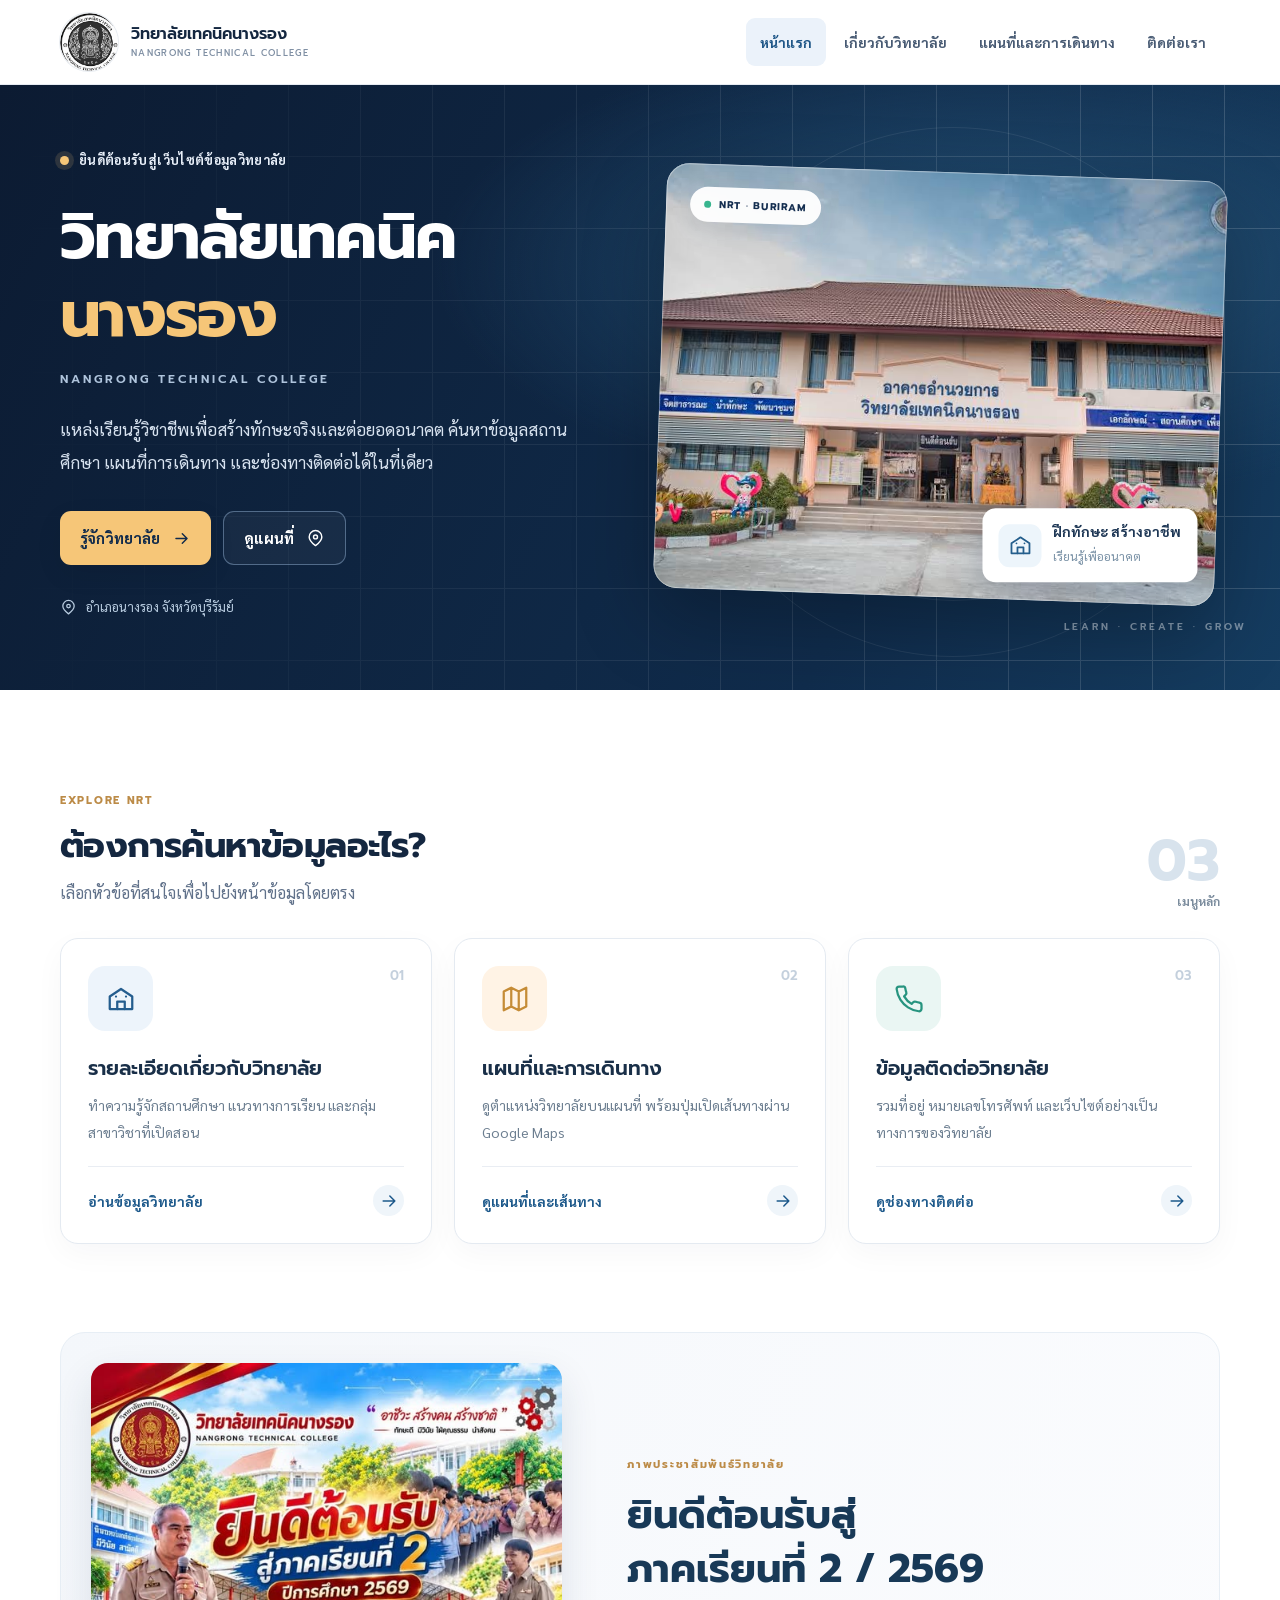
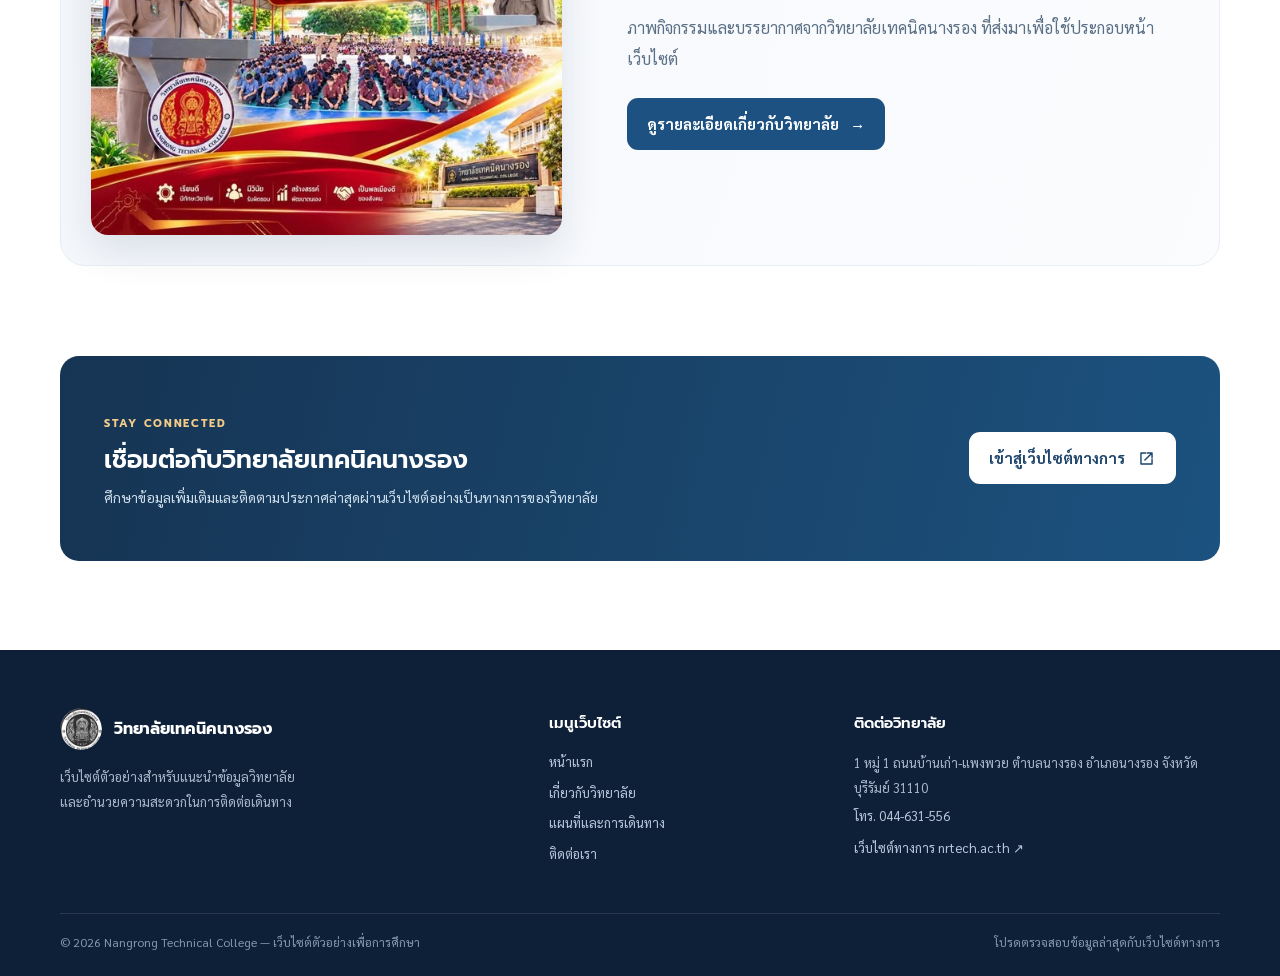
<file: index.html>
<!DOCTYPE html>
<html lang="th"><head>
<meta charset="utf-8"><meta name="viewport" content="width=device-width,initial-scale=1">
<meta name="theme-color" content="#101e36"><meta name="description" content="เว็บไซต์แนะนำวิทยาลัยเทคนิคนางรอง พร้อมข้อมูลสถานศึกษา แผนที่และการติดต่อ">
<title>หน้าแรก | วิทยาลัยเทคนิคนางรอง</title>
<link rel="icon" href="favicon.svg" type="image/svg+xml">
<link rel="preconnect" href="https://fonts.googleapis.com"><link rel="preconnect" href="https://fonts.gstatic.com" crossorigin>
<link href="https://fonts.googleapis.com/css2?family=Prompt:wght@400;500;600;700;800&family=Sarabun:wght@400;500;600;700&display=swap" rel="stylesheet">
<link rel="stylesheet" href="style.css"><script src="script.js" defer></script>
</head><body><a class="skip-link" href="#main-content">ข้ามไปยังเนื้อหาหลัก</a><header class="site-header"><div class="container header-inner">
<a class="brand" href="index.html" aria-label="วิทยาลัยเทคนิคนางรอง กลับหน้าแรก">
<span class="brand-symbol brand-symbol-image" aria-hidden="true"><img src="images/college-logo.png" width="58" height="58" alt=""></span>
<span class="brand-name"><strong>วิทยาลัยเทคนิคนางรอง</strong><span>NANGRONG TECHNICAL COLLEGE</span></span></a>
<button class="menu-toggle" type="button" aria-label="เปิดเมนู" aria-expanded="false" aria-controls="main-nav"><svg width="24" height="24" viewBox="0 0 24 24" fill="none" stroke="currentColor" stroke-width="1.8" stroke-linecap="round" stroke-linejoin="round" aria-hidden="true"><path d="M4 7h16M4 12h16M4 17h16"/></svg></button>
<nav class="main-nav" id="main-nav" aria-label="เมนูหลัก"><a href="index.html" aria-current="page">หน้าแรก</a><a href="about.html" >เกี่ยวกับวิทยาลัย</a><a href="map.html" >แผนที่และการเดินทาง</a><a href="contact.html" >ติดต่อเรา</a></nav>
</div></header>
<main id="main-content"><section class="hero"><div class="container hero-inner">
<div class="hero-copy"><div class="eyebrow"><span class="eyebrow-dot"></span> ยินดีต้อนรับสู่เว็บไซต์ข้อมูลวิทยาลัย</div>
<h1>วิทยาลัยเทคนิค<br><span>นางรอง</span></h1><p class="hero-en">NANGRONG TECHNICAL COLLEGE</p>
<p class="hero-description">แหล่งเรียนรู้วิชาชีพเพื่อสร้างทักษะจริงและต่อยอดอนาคต ค้นหาข้อมูลสถานศึกษา แผนที่การเดินทาง และช่องทางติดต่อได้ในที่เดียว</p>
<div class="hero-actions"><a class="btn btn-gold" href="about.html" ><span>รู้จักวิทยาลัย</span><svg width="19" height="19" viewBox="0 0 24 24" fill="none" stroke="currentColor" stroke-width="1.8" stroke-linecap="round" stroke-linejoin="round" aria-hidden="true"><path d="M5 12h14m-6-6 6 6-6 6"/></svg></a><a class="btn btn-ghost" href="map.html" ><span>ดูแผนที่</span><svg width="19" height="19" viewBox="0 0 24 24" fill="none" stroke="currentColor" stroke-width="1.8" stroke-linecap="round" stroke-linejoin="round" aria-hidden="true"><path d="M20 10c0 5-8 11-8 11S4 15 4 10a8 8 0 1 1 16 0Z"/><circle cx="12" cy="10" r="2.5"/></svg></a></div>
<div class="hero-meta"><svg width="17" height="17" viewBox="0 0 24 24" fill="none" stroke="currentColor" stroke-width="1.8" stroke-linecap="round" stroke-linejoin="round" aria-hidden="true"><path d="M20 10c0 5-8 11-8 11S4 15 4 10a8 8 0 1 1 16 0Z"/><circle cx="12" cy="10" r="2.5"/></svg> <span>อำเภอนางรอง จังหวัดบุรีรัมย์</span></div></div>
<div class="hero-visual"><div class="visual-pattern" aria-hidden="true"></div><div class="campus-panel"><div class="campus-chip"><span class="chip-status"></span> NRT · BURIRAM</div><img class="building-photo" src="images/administration-building.png" width="678" height="452" alt="อาคารอำนวยการ วิทยาลัยเทคนิคนางรอง" fetchpriority="high"><div class="floating-label"><div class="floating-icon"><svg width="24" height="24" viewBox="0 0 24 24" fill="none" stroke="currentColor" stroke-width="1.8" stroke-linecap="round" stroke-linejoin="round" aria-hidden="true"><path d="M3 10 12 4l9 6v10H3z"/><path d="M9 20v-6h6v6M8 10h.01M16 10h.01"/></svg></div><div><strong>ฝึกทักษะ สร้างอาชีพ</strong><span>เรียนรู้เพื่ออนาคต</span></div></div></div><span class="hero-side-note" aria-hidden="true">LEARN · CREATE · GROW</span></div>
</div></section>
<section class="quick-section section-gap"><div class="container"><div class="section-heading"><div><span class="section-kicker">EXPLORE NRT</span><h2>ต้องการค้นหาข้อมูลอะไร?</h2><p>เลือกหัวข้อที่สนใจเพื่อไปยังหน้าข้อมูลโดยตรง</p></div><span class="section-count">03 <small>เมนูหลัก</small></span></div>
<div class="feature-grid">
<a href="about.html" class="feature-card"><div class="feature-top"><span class="feature-icon icon-blue"><svg width="30" height="30" viewBox="0 0 24 24" fill="none" stroke="currentColor" stroke-width="1.8" stroke-linecap="round" stroke-linejoin="round" aria-hidden="true"><path d="M3 10 12 4l9 6v10H3z"/><path d="M9 20v-6h6v6M8 10h.01M16 10h.01"/></svg></span><span class="feature-no">01</span></div><h3>รายละเอียดเกี่ยวกับวิทยาลัย</h3><p>ทำความรู้จักสถานศึกษา แนวทางการเรียน และกลุ่มสาขาวิชาที่เปิดสอน</p><div class="feature-more">อ่านข้อมูลวิทยาลัย <span><svg width="20" height="20" viewBox="0 0 24 24" fill="none" stroke="currentColor" stroke-width="1.8" stroke-linecap="round" stroke-linejoin="round" aria-hidden="true"><path d="M5 12h14m-6-6 6 6-6 6"/></svg></span></div></a>
<a href="map.html" class="feature-card"><div class="feature-top"><span class="feature-icon icon-orange"><svg width="30" height="30" viewBox="0 0 24 24" fill="none" stroke="currentColor" stroke-width="1.8" stroke-linecap="round" stroke-linejoin="round" aria-hidden="true"><path d="m3 6 6-3 6 3 6-3v15l-6 3-6-3-6 3zM9 3v15M15 6v15"/></svg></span><span class="feature-no">02</span></div><h3>แผนที่และการเดินทาง</h3><p>ดูตำแหน่งวิทยาลัยบนแผนที่ พร้อมปุ่มเปิดเส้นทางผ่าน Google Maps</p><div class="feature-more">ดูแผนที่และเส้นทาง <span><svg width="20" height="20" viewBox="0 0 24 24" fill="none" stroke="currentColor" stroke-width="1.8" stroke-linecap="round" stroke-linejoin="round" aria-hidden="true"><path d="M5 12h14m-6-6 6 6-6 6"/></svg></span></div></a>
<a href="contact.html" class="feature-card"><div class="feature-top"><span class="feature-icon icon-green"><svg width="30" height="30" viewBox="0 0 24 24" fill="none" stroke="currentColor" stroke-width="1.8" stroke-linecap="round" stroke-linejoin="round" aria-hidden="true"><path d="M22 16.8v3a2 2 0 0 1-2.2 2 19.8 19.8 0 0 1-8.6-3.1 19.6 19.6 0 0 1-6-6 19.8 19.8 0 0 1-3.1-8.7A2 2 0 0 1 4.1 2h3a2 2 0 0 1 2 1.7c.13.97.37 1.93.7 2.84a2 2 0 0 1-.45 2.1L8.1 9.9a16 16 0 0 0 6 6l1.26-1.25a2 2 0 0 1 2.1-.44c.91.32 1.87.56 2.84.7A2 2 0 0 1 22 16.8Z"/></svg></span><span class="feature-no">03</span></div><h3>ข้อมูลติดต่อวิทยาลัย</h3><p>รวมที่อยู่ หมายเลขโทรศัพท์ และเว็บไซต์อย่างเป็นทางการของวิทยาลัย</p><div class="feature-more">ดูช่องทางติดต่อ <span><svg width="20" height="20" viewBox="0 0 24 24" fill="none" stroke="currentColor" stroke-width="1.8" stroke-linecap="round" stroke-linejoin="round" aria-hidden="true"><path d="M5 12h14m-6-6 6 6-6 6"/></svg></span></div></a>
</div></div></section>

<section class="container college-update" aria-labelledby="college-update-title">
  <div class="college-update-image">
    <img src="images/welcome-term2-2569.png" width="590" height="590" alt="โปสเตอร์ประชาสัมพันธ์ยินดีต้อนรับสู่ภาคเรียนที่ 2 ปีการศึกษา 2569 ของวิทยาลัยเทคนิคนางรอง" loading="lazy">
  </div>
  <div class="college-update-copy">
    <span class="section-kicker">ภาพประชาสัมพันธ์วิทยาลัย</span>
    <h2 id="college-update-title">ยินดีต้อนรับสู่<br>ภาคเรียนที่ 2 / 2569</h2>
    <p>ภาพกิจกรรมและบรรยากาศจากวิทยาลัยเทคนิคนางรอง ที่ส่งมาเพื่อใช้ประกอบหน้าเว็บไซต์</p>
    <a class="btn btn-primary" href="about.html">ดูรายละเอียดเกี่ยวกับวิทยาลัย <span aria-hidden="true">→</span></a>
  </div>
</section>
<section class="container lower-cta"><div class="cta-copy"><span class="section-kicker">STAY CONNECTED</span><h2>เชื่อมต่อกับวิทยาลัยเทคนิคนางรอง</h2><p>ศึกษาข้อมูลเพิ่มเติมและติดตามประกาศล่าสุดผ่านเว็บไซต์อย่างเป็นทางการของวิทยาลัย</p></div><a class="btn btn-light" href="https://nrtech.ac.th/" target="_blank" rel="noopener noreferrer"><span>เข้าสู่เว็บไซต์ทางการ</span><svg width="19" height="19" viewBox="0 0 24 24" fill="none" stroke="currentColor" stroke-width="1.8" stroke-linecap="round" stroke-linejoin="round" aria-hidden="true"><path d="M13 5h6v6M19 5l-9 9M19 13v6H5V5h6"/></svg></a></section></main><footer class="site-footer"><div class="container footer-grid">
<div><div class="footer-brand"><span class="footer-mark footer-mark-image"><img src="images/college-logo.png" alt="" width="42" height="42"></span><strong>วิทยาลัยเทคนิคนางรอง</strong></div><p>เว็บไซต์ตัวอย่างสำหรับแนะนำข้อมูลวิทยาลัย<br>และอำนวยความสะดวกในการติดต่อเดินทาง</p></div>
<div><strong class="footer-title">เมนูเว็บไซต์</strong><div class="footer-links"><a href="index.html">หน้าแรก</a><a href="about.html">เกี่ยวกับวิทยาลัย</a><a href="map.html">แผนที่และการเดินทาง</a><a href="contact.html">ติดต่อเรา</a></div></div>
<div><strong class="footer-title">ติดต่อวิทยาลัย</strong><p>1 หมู่ 1 ถนนบ้านเก่า-แพงพวย ตำบลนางรอง อำเภอนางรอง จังหวัดบุรีรัมย์ 31110</p><a href="tel:044631556">โทร. 044-631-556</a><br><a href="https://nrtech.ac.th/" target="_blank" rel="noopener noreferrer">เว็บไซต์ทางการ nrtech.ac.th ↗</a></div>
</div><div class="container footer-bottom"><span>© <span id="year">2026</span> Nangrong Technical College — เว็บไซต์ตัวอย่างเพื่อการศึกษา</span><span>โปรดตรวจสอบข้อมูลล่าสุดกับเว็บไซต์ทางการ</span></div></footer></body></html>
</file>
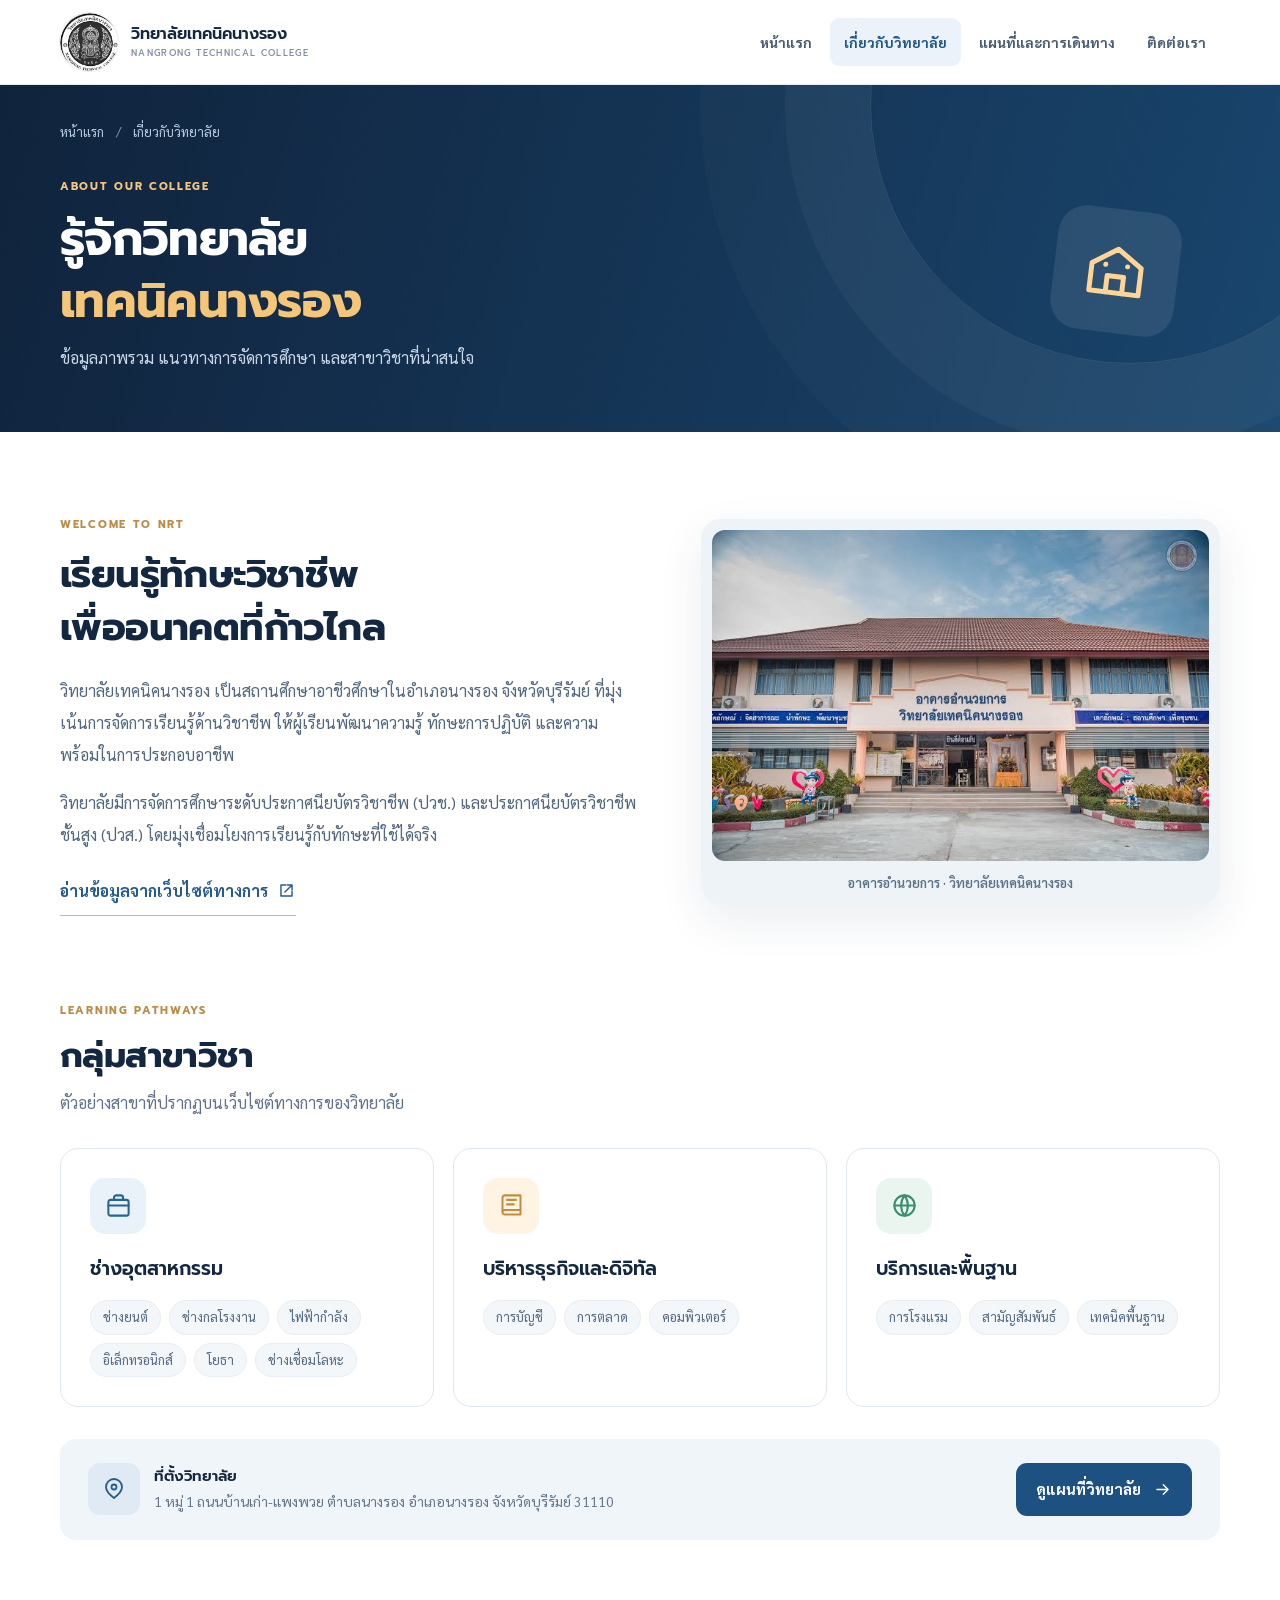
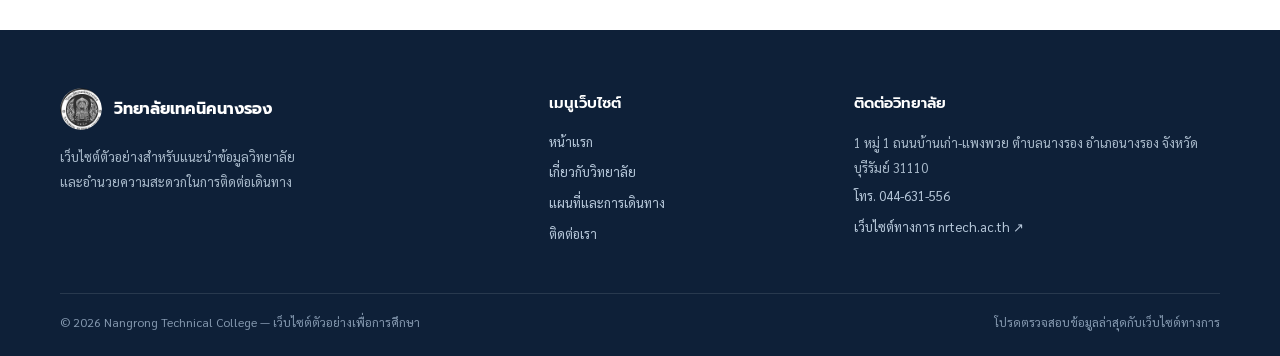
<file: about.html>
<!DOCTYPE html>
<html lang="th"><head>
<meta charset="utf-8"><meta name="viewport" content="width=device-width,initial-scale=1">
<meta name="theme-color" content="#101e36"><meta name="description" content="ข้อมูลเกี่ยวกับวิทยาลัยเทคนิคนางรอง แนวทางการศึกษาและสาขาวิชา">
<title>เกี่ยวกับวิทยาลัย | วิทยาลัยเทคนิคนางรอง</title>
<link rel="icon" href="favicon.svg" type="image/svg+xml">
<link rel="preconnect" href="https://fonts.googleapis.com"><link rel="preconnect" href="https://fonts.gstatic.com" crossorigin>
<link href="https://fonts.googleapis.com/css2?family=Prompt:wght@400;500;600;700;800&family=Sarabun:wght@400;500;600;700&display=swap" rel="stylesheet">
<link rel="stylesheet" href="style.css"><script src="script.js" defer></script>
</head><body><a class="skip-link" href="#main-content">ข้ามไปยังเนื้อหาหลัก</a><header class="site-header"><div class="container header-inner">
<a class="brand" href="index.html" aria-label="วิทยาลัยเทคนิคนางรอง กลับหน้าแรก">
<span class="brand-symbol brand-symbol-image" aria-hidden="true"><img src="images/college-logo.png" width="58" height="58" alt=""></span>
<span class="brand-name"><strong>วิทยาลัยเทคนิคนางรอง</strong><span>NANGRONG TECHNICAL COLLEGE</span></span></a>
<button class="menu-toggle" type="button" aria-label="เปิดเมนู" aria-expanded="false" aria-controls="main-nav"><svg width="24" height="24" viewBox="0 0 24 24" fill="none" stroke="currentColor" stroke-width="1.8" stroke-linecap="round" stroke-linejoin="round" aria-hidden="true"><path d="M4 7h16M4 12h16M4 17h16"/></svg></button>
<nav class="main-nav" id="main-nav" aria-label="เมนูหลัก"><a href="index.html" >หน้าแรก</a><a href="about.html" aria-current="page">เกี่ยวกับวิทยาลัย</a><a href="map.html" >แผนที่และการเดินทาง</a><a href="contact.html" >ติดต่อเรา</a></nav>
</div></header>
<main id="main-content"><section class="subhero"><div class="container"><div class="crumb"><a href="index.html">หน้าแรก</a><span>/</span>เกี่ยวกับวิทยาลัย</div><div class="subhero-line"><div><span class="section-kicker">ABOUT OUR COLLEGE</span><h1>รู้จักวิทยาลัย<span>เทคนิคนางรอง</span></h1><p>ข้อมูลภาพรวม แนวทางการจัดการศึกษา และสาขาวิชาที่น่าสนใจ</p></div><div class="subhero-icon"><svg width="66" height="66" viewBox="0 0 24 24" fill="none" stroke="currentColor" stroke-width="1.8" stroke-linecap="round" stroke-linejoin="round" aria-hidden="true"><path d="M3 10 12 4l9 6v10H3z"/><path d="M9 20v-6h6v6M8 10h.01M16 10h.01"/></svg></div></div></div></section>
<section class="container content-section"><div class="intro-grid"><div class="intro-copy"><span class="section-kicker">WELCOME TO NRT</span><h2>เรียนรู้ทักษะวิชาชีพ<br>เพื่ออนาคตที่ก้าวไกล</h2><p>วิทยาลัยเทคนิคนางรอง เป็นสถานศึกษาอาชีวศึกษาในอำเภอนางรอง จังหวัดบุรีรัมย์ ที่มุ่งเน้นการจัดการเรียนรู้ด้านวิชาชีพ ให้ผู้เรียนพัฒนาความรู้ ทักษะการปฏิบัติ และความพร้อมในการประกอบอาชีพ</p><p>วิทยาลัยมีการจัดการศึกษาระดับประกาศนียบัตรวิชาชีพ (ปวช.) และประกาศนียบัตรวิชาชีพชั้นสูง (ปวส.) โดยมุ่งเชื่อมโยงการเรียนรู้กับทักษะที่ใช้ได้จริง</p><a class="text-link" href="https://nrtech.ac.th/" target="_blank" rel="noopener noreferrer"><span>อ่านข้อมูลจากเว็บไซต์ทางการ</span><svg width="19" height="19" viewBox="0 0 24 24" fill="none" stroke="currentColor" stroke-width="1.8" stroke-linecap="round" stroke-linejoin="round" aria-hidden="true"><path d="M13 5h6v6M19 5l-9 9M19 13v6H5V5h6"/></svg></a></div>
<figure class="about-campus-photo"><img src="images/administration-building.png" width="678" height="452" loading="lazy" alt="อาคารอำนวยการของวิทยาลัยเทคนิคนางรอง"><figcaption>อาคารอำนวยการ · วิทยาลัยเทคนิคนางรอง</figcaption></figure></div>
<div class="section-heading departments-heading"><div><span class="section-kicker">LEARNING PATHWAYS</span><h2>กลุ่มสาขาวิชา</h2><p>ตัวอย่างสาขาที่ปรากฏบนเว็บไซต์ทางการของวิทยาลัย</p></div></div>
<div class="department-grid"><article class="dept-card"><div class="dept-icon"><svg width="27" height="27" viewBox="0 0 24 24" fill="none" stroke="currentColor" stroke-width="1.8" stroke-linecap="round" stroke-linejoin="round" aria-hidden="true"><rect x="3" y="7" width="18" height="14" rx="2"/><path d="M8 7V5a2 2 0 0 1 2-2h4a2 2 0 0 1 2 2v2M3 12h18"/></svg></div><h3>ช่างอุตสาหกรรม</h3><div class="tag-list"><span>ช่างยนต์</span><span>ช่างกลโรงงาน</span><span>ไฟฟ้ากำลัง</span><span>อิเล็กทรอนิกส์</span><span>โยธา</span><span>ช่างเชื่อมโลหะ</span></div></article>
<article class="dept-card"><div class="dept-icon dept-icon-orange"><svg width="27" height="27" viewBox="0 0 24 24" fill="none" stroke="currentColor" stroke-width="1.8" stroke-linecap="round" stroke-linejoin="round" aria-hidden="true"><path d="M4 5a2 2 0 0 1 2-2h14v17H6a2 2 0 0 1-2-2Zm0 13a2 2 0 0 1 2-2h14M8 7h8M8 11h6"/></svg></div><h3>บริหารธุรกิจและดิจิทัล</h3><div class="tag-list"><span>การบัญชี</span><span>การตลาด</span><span>คอมพิวเตอร์</span></div></article>
<article class="dept-card"><div class="dept-icon dept-icon-green"><svg width="27" height="27" viewBox="0 0 24 24" fill="none" stroke="currentColor" stroke-width="1.8" stroke-linecap="round" stroke-linejoin="round" aria-hidden="true"><circle cx="12" cy="12" r="9"/><path d="M3 12h18M12 3a15 15 0 0 1 0 18M12 3a15 15 0 0 0 0 18"/></svg></div><h3>บริการและพื้นฐาน</h3><div class="tag-list"><span>การโรงแรม</span><span>สามัญสัมพันธ์</span><span>เทคนิคพื้นฐาน</span></div></article></div>
<div class="info-strip"><div><span class="info-strip-icon"><svg width="24" height="24" viewBox="0 0 24 24" fill="none" stroke="currentColor" stroke-width="1.8" stroke-linecap="round" stroke-linejoin="round" aria-hidden="true"><path d="M20 10c0 5-8 11-8 11S4 15 4 10a8 8 0 1 1 16 0Z"/><circle cx="12" cy="10" r="2.5"/></svg></span><div><strong>ที่ตั้งวิทยาลัย</strong><p>1 หมู่ 1 ถนนบ้านเก่า-แพงพวย ตำบลนางรอง อำเภอนางรอง จังหวัดบุรีรัมย์ 31110</p></div></div><a class="btn btn-primary" href="map.html" ><span>ดูแผนที่วิทยาลัย</span><svg width="19" height="19" viewBox="0 0 24 24" fill="none" stroke="currentColor" stroke-width="1.8" stroke-linecap="round" stroke-linejoin="round" aria-hidden="true"><path d="M5 12h14m-6-6 6 6-6 6"/></svg></a></div></section></main><footer class="site-footer"><div class="container footer-grid">
<div><div class="footer-brand"><span class="footer-mark footer-mark-image"><img src="images/college-logo.png" alt="" width="42" height="42"></span><strong>วิทยาลัยเทคนิคนางรอง</strong></div><p>เว็บไซต์ตัวอย่างสำหรับแนะนำข้อมูลวิทยาลัย<br>และอำนวยความสะดวกในการติดต่อเดินทาง</p></div>
<div><strong class="footer-title">เมนูเว็บไซต์</strong><div class="footer-links"><a href="index.html">หน้าแรก</a><a href="about.html">เกี่ยวกับวิทยาลัย</a><a href="map.html">แผนที่และการเดินทาง</a><a href="contact.html">ติดต่อเรา</a></div></div>
<div><strong class="footer-title">ติดต่อวิทยาลัย</strong><p>1 หมู่ 1 ถนนบ้านเก่า-แพงพวย ตำบลนางรอง อำเภอนางรอง จังหวัดบุรีรัมย์ 31110</p><a href="tel:044631556">โทร. 044-631-556</a><br><a href="https://nrtech.ac.th/" target="_blank" rel="noopener noreferrer">เว็บไซต์ทางการ nrtech.ac.th ↗</a></div>
</div><div class="container footer-bottom"><span>© <span id="year">2026</span> Nangrong Technical College — เว็บไซต์ตัวอย่างเพื่อการศึกษา</span><span>โปรดตรวจสอบข้อมูลล่าสุดกับเว็บไซต์ทางการ</span></div></footer></body></html>
</file>
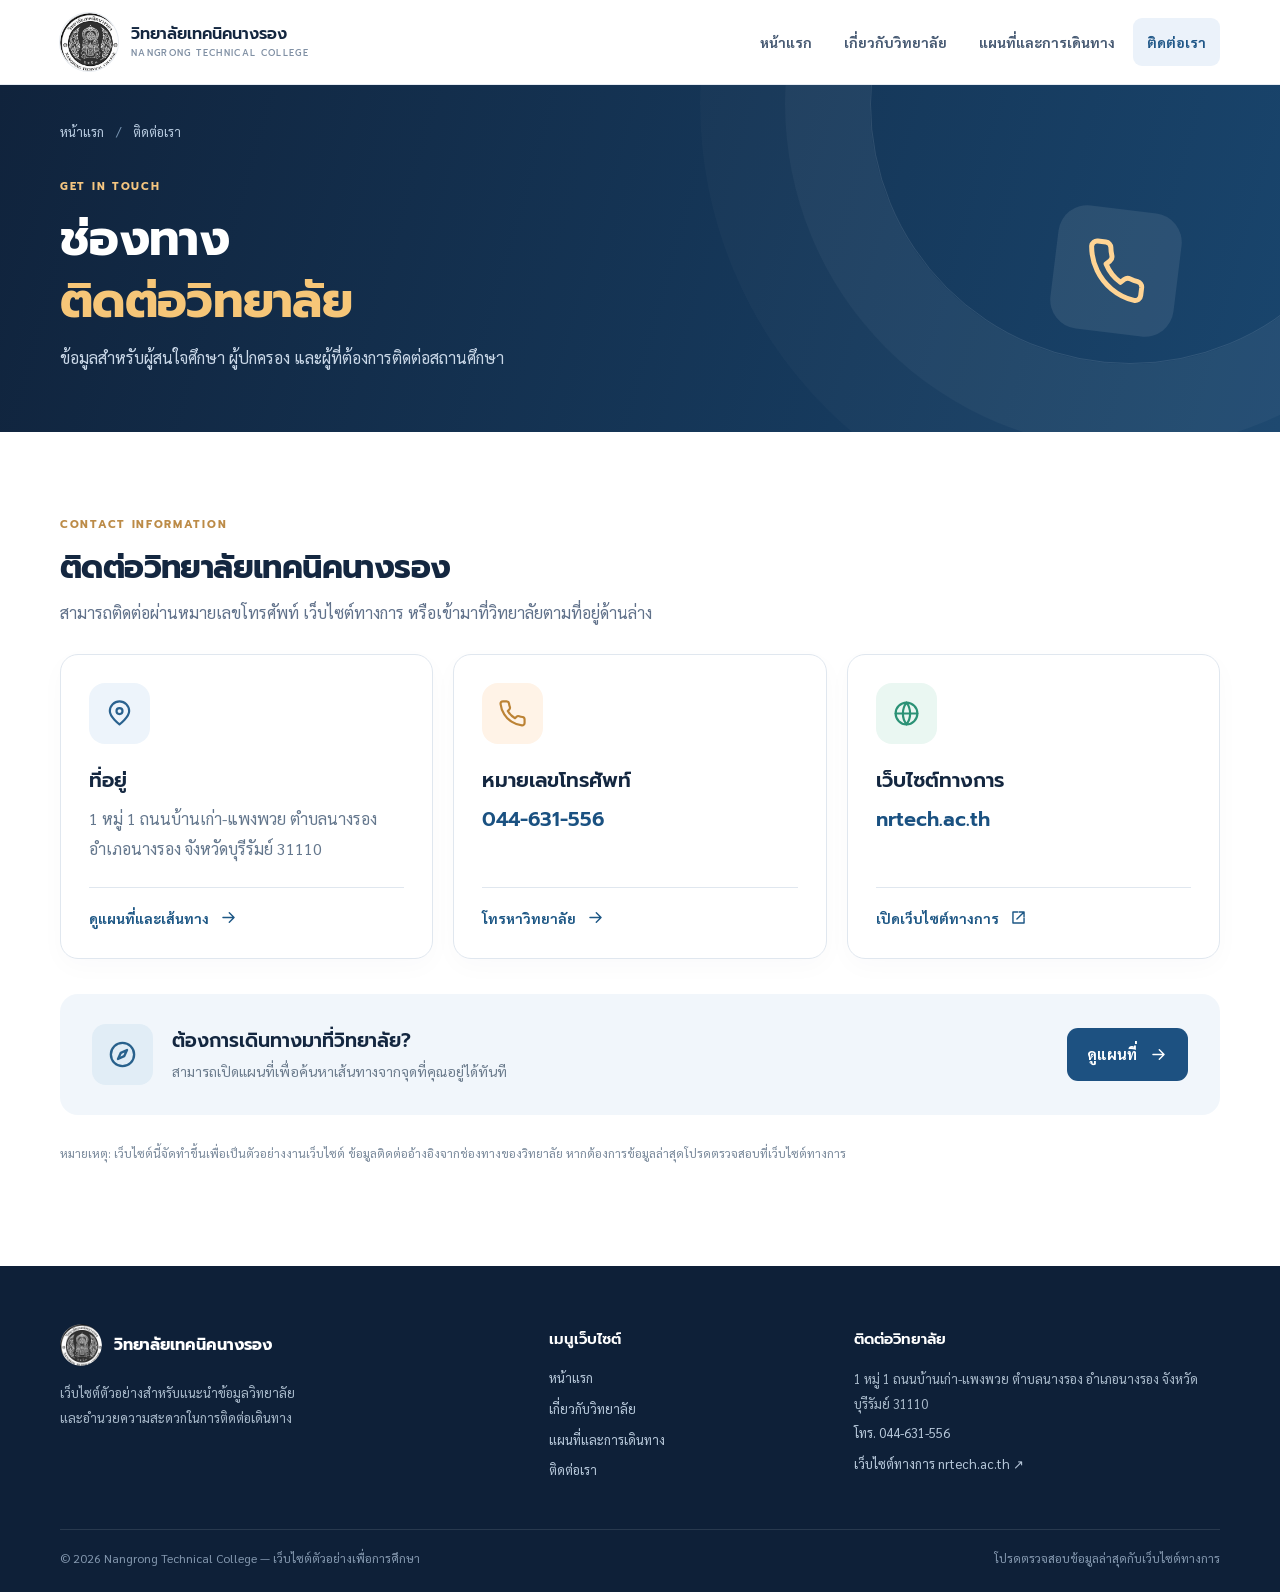
<file: contact.html>
<!DOCTYPE html>
<html lang="th"><head>
<meta charset="utf-8"><meta name="viewport" content="width=device-width,initial-scale=1">
<meta name="theme-color" content="#101e36"><meta name="description" content="ข้อมูลติดต่อวิทยาลัยเทคนิคนางรอง ที่อยู่ เบอร์โทรศัพท์ และเว็บไซต์ทางการ">
<title>ติดต่อวิทยาลัย | วิทยาลัยเทคนิคนางรอง</title>
<link rel="icon" href="favicon.svg" type="image/svg+xml">
<link rel="preconnect" href="https://fonts.googleapis.com"><link rel="preconnect" href="https://fonts.gstatic.com" crossorigin>
<link href="https://fonts.googleapis.com/css2?family=Prompt:wght@400;500;600;700;800&family=Sarabun:wght@400;500;600;700&display=swap" rel="stylesheet">
<link rel="stylesheet" href="style.css"><script src="script.js" defer></script>
</head><body><a class="skip-link" href="#main-content">ข้ามไปยังเนื้อหาหลัก</a><header class="site-header"><div class="container header-inner">
<a class="brand" href="index.html" aria-label="วิทยาลัยเทคนิคนางรอง กลับหน้าแรก">
<span class="brand-symbol brand-symbol-image" aria-hidden="true"><img src="images/college-logo.png" width="58" height="58" alt=""></span>
<span class="brand-name"><strong>วิทยาลัยเทคนิคนางรอง</strong><span>NANGRONG TECHNICAL COLLEGE</span></span></a>
<button class="menu-toggle" type="button" aria-label="เปิดเมนู" aria-expanded="false" aria-controls="main-nav"><svg width="24" height="24" viewBox="0 0 24 24" fill="none" stroke="currentColor" stroke-width="1.8" stroke-linecap="round" stroke-linejoin="round" aria-hidden="true"><path d="M4 7h16M4 12h16M4 17h16"/></svg></button>
<nav class="main-nav" id="main-nav" aria-label="เมนูหลัก"><a href="index.html" >หน้าแรก</a><a href="about.html" >เกี่ยวกับวิทยาลัย</a><a href="map.html" >แผนที่และการเดินทาง</a><a href="contact.html" aria-current="page">ติดต่อเรา</a></nav>
</div></header>
<main id="main-content"><section class="subhero"><div class="container"><div class="crumb"><a href="index.html">หน้าแรก</a><span>/</span>ติดต่อเรา</div><div class="subhero-line"><div><span class="section-kicker">GET IN TOUCH</span><h1>ช่องทาง<span>ติดต่อวิทยาลัย</span></h1><p>ข้อมูลสำหรับผู้สนใจศึกษา ผู้ปกครอง และผู้ที่ต้องการติดต่อสถานศึกษา</p></div><div class="subhero-icon"><svg width="66" height="66" viewBox="0 0 24 24" fill="none" stroke="currentColor" stroke-width="1.8" stroke-linecap="round" stroke-linejoin="round" aria-hidden="true"><path d="M22 16.8v3a2 2 0 0 1-2.2 2 19.8 19.8 0 0 1-8.6-3.1 19.6 19.6 0 0 1-6-6 19.8 19.8 0 0 1-3.1-8.7A2 2 0 0 1 4.1 2h3a2 2 0 0 1 2 1.7c.13.97.37 1.93.7 2.84a2 2 0 0 1-.45 2.1L8.1 9.9a16 16 0 0 0 6 6l1.26-1.25a2 2 0 0 1 2.1-.44c.91.32 1.87.56 2.84.7A2 2 0 0 1 22 16.8Z"/></svg></div></div></div></section>
<section class="container content-section"><div class="contact-intro"><div><span class="section-kicker">CONTACT INFORMATION</span><h2>ติดต่อวิทยาลัยเทคนิคนางรอง</h2><p>สามารถติดต่อผ่านหมายเลขโทรศัพท์ เว็บไซต์ทางการ หรือเข้ามาที่วิทยาลัยตามที่อยู่ด้านล่าง</p></div></div>
<div class="contact-grid"><article class="contact-card"><span class="contact-icon blue"><svg width="29" height="29" viewBox="0 0 24 24" fill="none" stroke="currentColor" stroke-width="1.8" stroke-linecap="round" stroke-linejoin="round" aria-hidden="true"><path d="M20 10c0 5-8 11-8 11S4 15 4 10a8 8 0 1 1 16 0Z"/><circle cx="12" cy="10" r="2.5"/></svg></span><h3>ที่อยู่</h3><p>1 หมู่ 1 ถนนบ้านเก่า-แพงพวย ตำบลนางรอง อำเภอนางรอง จังหวัดบุรีรัมย์ 31110</p><a class="contact-action" href="map.html" ><span>ดูแผนที่และเส้นทาง</span><svg width="19" height="19" viewBox="0 0 24 24" fill="none" stroke="currentColor" stroke-width="1.8" stroke-linecap="round" stroke-linejoin="round" aria-hidden="true"><path d="M5 12h14m-6-6 6 6-6 6"/></svg></a></article>
<article class="contact-card"><span class="contact-icon orange"><svg width="29" height="29" viewBox="0 0 24 24" fill="none" stroke="currentColor" stroke-width="1.8" stroke-linecap="round" stroke-linejoin="round" aria-hidden="true"><path d="M22 16.8v3a2 2 0 0 1-2.2 2 19.8 19.8 0 0 1-8.6-3.1 19.6 19.6 0 0 1-6-6 19.8 19.8 0 0 1-3.1-8.7A2 2 0 0 1 4.1 2h3a2 2 0 0 1 2 1.7c.13.97.37 1.93.7 2.84a2 2 0 0 1-.45 2.1L8.1 9.9a16 16 0 0 0 6 6l1.26-1.25a2 2 0 0 1 2.1-.44c.91.32 1.87.56 2.84.7A2 2 0 0 1 22 16.8Z"/></svg></span><h3>หมายเลขโทรศัพท์</h3><p><a class="large-contact" href="tel:044631556">044-631-556</a></p><a class="contact-action" href="tel:044631556" ><span>โทรหาวิทยาลัย</span><svg width="19" height="19" viewBox="0 0 24 24" fill="none" stroke="currentColor" stroke-width="1.8" stroke-linecap="round" stroke-linejoin="round" aria-hidden="true"><path d="M5 12h14m-6-6 6 6-6 6"/></svg></a></article>
<article class="contact-card"><span class="contact-icon green"><svg width="29" height="29" viewBox="0 0 24 24" fill="none" stroke="currentColor" stroke-width="1.8" stroke-linecap="round" stroke-linejoin="round" aria-hidden="true"><circle cx="12" cy="12" r="9"/><path d="M3 12h18M12 3a15 15 0 0 1 0 18M12 3a15 15 0 0 0 0 18"/></svg></span><h3>เว็บไซต์ทางการ</h3><p><a class="large-contact" href="https://nrtech.ac.th/" target="_blank" rel="noopener noreferrer">nrtech.ac.th</a></p><a class="contact-action" href="https://nrtech.ac.th/" target="_blank" rel="noopener noreferrer"><span>เปิดเว็บไซต์ทางการ</span><svg width="19" height="19" viewBox="0 0 24 24" fill="none" stroke="currentColor" stroke-width="1.8" stroke-linecap="round" stroke-linejoin="round" aria-hidden="true"><path d="M13 5h6v6M19 5l-9 9M19 13v6H5V5h6"/></svg></a></article></div>
<div class="contact-bottom"><div class="contact-bottom-icon"><svg width="31" height="31" viewBox="0 0 24 24" fill="none" stroke="currentColor" stroke-width="1.8" stroke-linecap="round" stroke-linejoin="round" aria-hidden="true"><circle cx="12" cy="12" r="9"/><path d="m15.5 8.5-2.2 4.8-4.8 2.2 2.2-4.8z"/></svg></div><div><strong>ต้องการเดินทางมาที่วิทยาลัย?</strong><p>สามารถเปิดแผนที่เพื่อค้นหาเส้นทางจากจุดที่คุณอยู่ได้ทันที</p></div><a class="btn btn-primary" href="map.html" ><span>ดูแผนที่</span><svg width="19" height="19" viewBox="0 0 24 24" fill="none" stroke="currentColor" stroke-width="1.8" stroke-linecap="round" stroke-linejoin="round" aria-hidden="true"><path d="M5 12h14m-6-6 6 6-6 6"/></svg></a></div>
<p class="data-note">หมายเหตุ: เว็บไซต์นี้จัดทำขึ้นเพื่อเป็นตัวอย่างงานเว็บไซต์ ข้อมูลติดต่ออ้างอิงจากช่องทางของวิทยาลัย หากต้องการข้อมูลล่าสุดโปรดตรวจสอบที่เว็บไซต์ทางการ</p></section></main><footer class="site-footer"><div class="container footer-grid">
<div><div class="footer-brand"><span class="footer-mark footer-mark-image"><img src="images/college-logo.png" alt="" width="42" height="42"></span><strong>วิทยาลัยเทคนิคนางรอง</strong></div><p>เว็บไซต์ตัวอย่างสำหรับแนะนำข้อมูลวิทยาลัย<br>และอำนวยความสะดวกในการติดต่อเดินทาง</p></div>
<div><strong class="footer-title">เมนูเว็บไซต์</strong><div class="footer-links"><a href="index.html">หน้าแรก</a><a href="about.html">เกี่ยวกับวิทยาลัย</a><a href="map.html">แผนที่และการเดินทาง</a><a href="contact.html">ติดต่อเรา</a></div></div>
<div><strong class="footer-title">ติดต่อวิทยาลัย</strong><p>1 หมู่ 1 ถนนบ้านเก่า-แพงพวย ตำบลนางรอง อำเภอนางรอง จังหวัดบุรีรัมย์ 31110</p><a href="tel:044631556">โทร. 044-631-556</a><br><a href="https://nrtech.ac.th/" target="_blank" rel="noopener noreferrer">เว็บไซต์ทางการ nrtech.ac.th ↗</a></div>
</div><div class="container footer-bottom"><span>© <span id="year">2026</span> Nangrong Technical College — เว็บไซต์ตัวอย่างเพื่อการศึกษา</span><span>โปรดตรวจสอบข้อมูลล่าสุดกับเว็บไซต์ทางการ</span></div></footer></body></html>
</file>
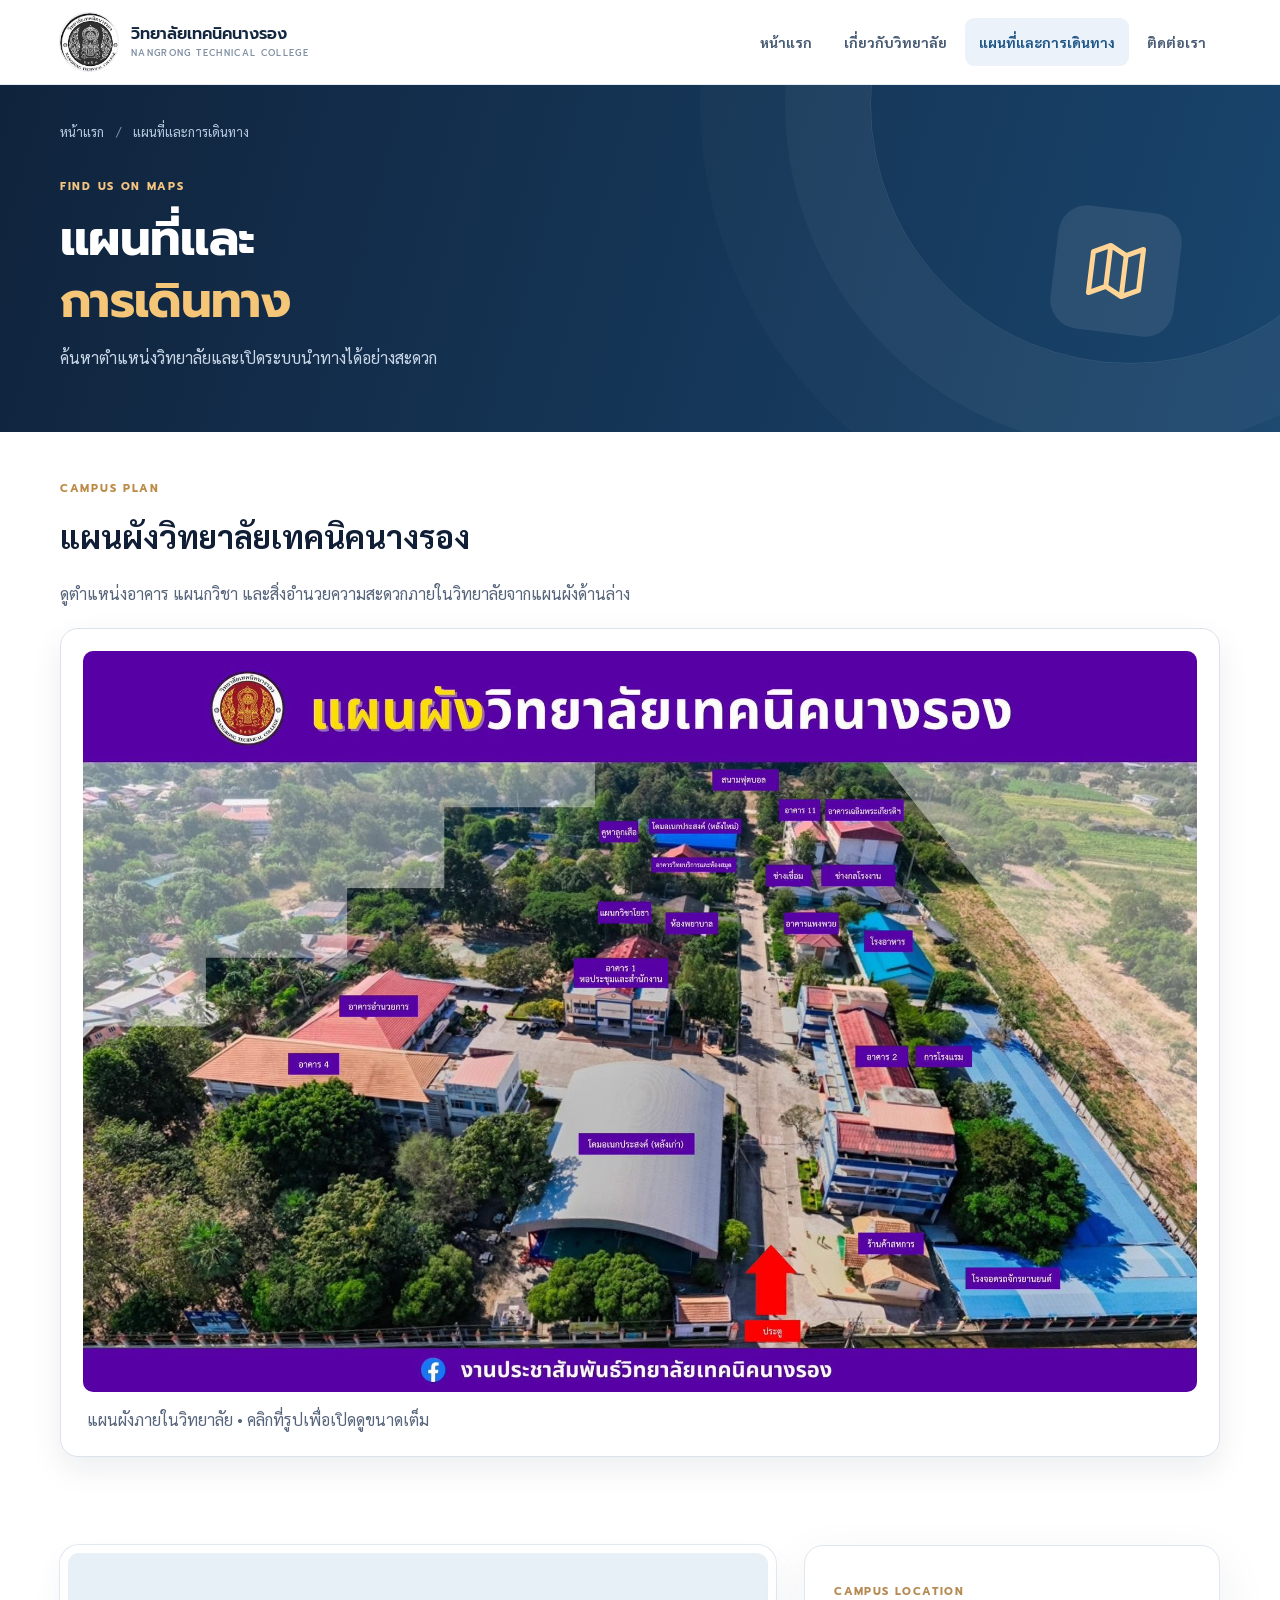
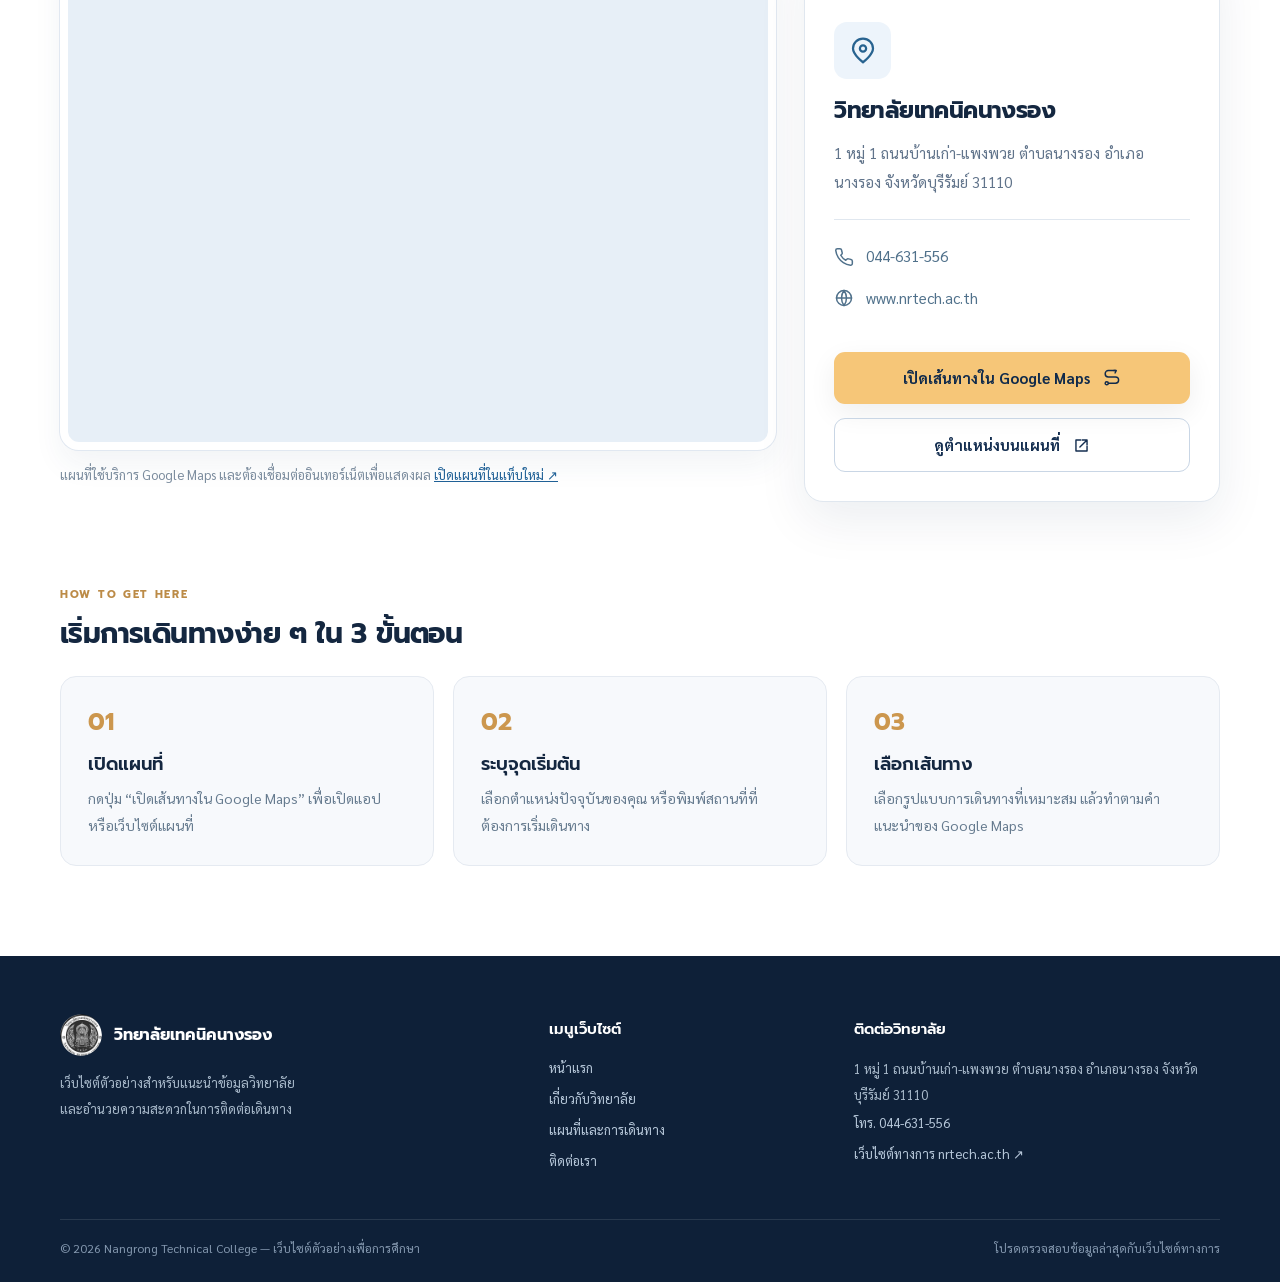
<file: map.html>
<!DOCTYPE html>
<html lang="th"><head>
<meta charset="utf-8"><meta name="viewport" content="width=device-width,initial-scale=1">
<meta name="theme-color" content="#101e36"><meta name="description" content="แผนที่ที่ตั้งวิทยาลัยเทคนิคนางรอง พร้อมปุ่ม Google Maps สำหรับนำทาง">
<title>แผนที่และการเดินทาง | วิทยาลัยเทคนิคนางรอง</title>
<link rel="icon" href="favicon.svg" type="image/svg+xml">
<link rel="preconnect" href="https://fonts.googleapis.com"><link rel="preconnect" href="https://fonts.gstatic.com" crossorigin>
<link href="https://fonts.googleapis.com/css2?family=Prompt:wght@400;500;600;700;800&family=Sarabun:wght@400;500;600;700&display=swap" rel="stylesheet">
<link rel="stylesheet" href="style.css"><script src="script.js" defer></script>
</head><body><a class="skip-link" href="#main-content">ข้ามไปยังเนื้อหาหลัก</a><header class="site-header"><div class="container header-inner">
<a class="brand" href="index.html" aria-label="วิทยาลัยเทคนิคนางรอง กลับหน้าแรก">
<span class="brand-symbol brand-symbol-image" aria-hidden="true"><img src="images/college-logo.png" width="58" height="58" alt=""></span>
<span class="brand-name"><strong>วิทยาลัยเทคนิคนางรอง</strong><span>NANGRONG TECHNICAL COLLEGE</span></span></a>
<button class="menu-toggle" type="button" aria-label="เปิดเมนู" aria-expanded="false" aria-controls="main-nav"><svg width="24" height="24" viewBox="0 0 24 24" fill="none" stroke="currentColor" stroke-width="1.8" stroke-linecap="round" stroke-linejoin="round" aria-hidden="true"><path d="M4 7h16M4 12h16M4 17h16"/></svg></button>
<nav class="main-nav" id="main-nav" aria-label="เมนูหลัก"><a href="index.html" >หน้าแรก</a><a href="about.html" >เกี่ยวกับวิทยาลัย</a><a href="map.html" aria-current="page">แผนที่และการเดินทาง</a><a href="contact.html" >ติดต่อเรา</a></nav>
</div></header>
<main id="main-content"><section class="subhero"><div class="container"><div class="crumb"><a href="index.html">หน้าแรก</a><span>/</span>แผนที่และการเดินทาง</div><div class="subhero-line"><div><span class="section-kicker">FIND US ON MAPS</span><h1>แผนที่และ<span>การเดินทาง</span></h1><p>ค้นหาตำแหน่งวิทยาลัยและเปิดระบบนำทางได้อย่างสะดวก</p></div><div class="subhero-icon"><svg width="66" height="66" viewBox="0 0 24 24" fill="none" stroke="currentColor" stroke-width="1.8" stroke-linecap="round" stroke-linejoin="round" aria-hidden="true"><path d="m3 6 6-3 6 3 6-3v15l-6 3-6-3-6 3zM9 3v15M15 6v15"/></svg></div></div></div></section>
<section class="container" aria-labelledby="campus-plan-heading" style="padding-top:40px;padding-bottom:12px">
  <div style="margin-bottom:20px">
    <span class="section-kicker">CAMPUS PLAN</span>
    <h2 id="campus-plan-heading" style="font-size:clamp(1.4rem,3vw,2rem);color:#101e36;margin:8px 0">แผนผังวิทยาลัยเทคนิคนางรอง</h2>
    <p style="color:#56647b">ดูตำแหน่งอาคาร แผนกวิชา และสิ่งอำนวยความสะดวกภายในวิทยาลัยจากแผนผังด้านล่าง</p>
  </div>
  <figure style="margin:0;background:white;padding:clamp(10px,2vw,22px);border:1px solid #dce3ed;border-radius:18px;box-shadow:0 12px 32px rgba(16,30,54,.08)">
    <a href="images/campus-plan.png" target="_blank" rel="noopener" aria-label="เปิดแผนผังวิทยาลัยขนาดเต็ม">
      <img src="images/campus-plan.png" alt="แผนผังวิทยาลัยเทคนิคนางรอง มุมสูงพร้อมป้ายบอกอาคารและทางเข้าวิทยาลัย" loading="lazy" width="679" height="452" style="display:block;width:100%;height:auto;border-radius:10px">
    </a>
    <figcaption style="color:#56647b;padding:14px 4px 0">แผนผังภายในวิทยาลัย • คลิกที่รูปเพื่อเปิดดูขนาดเต็ม</figcaption>
  </figure>
</section>
<section class="container content-section"><div class="map-layout"><div class="map-main"><div class="map-frame"><iframe title="แผนที่ที่ตั้งวิทยาลัยเทคนิคนางรอง" src="https://www.google.com/maps?q=%E0%B8%A7%E0%B8%B4%E0%B8%97%E0%B8%A2%E0%B8%B2%E0%B8%A5%E0%B8%B1%E0%B8%A2%E0%B9%80%E0%B8%97%E0%B8%84%E0%B8%99%E0%B8%B4%E0%B8%84%E0%B8%99%E0%B8%B2%E0%B8%87%E0%B8%A3%E0%B8%AD%E0%B8%87%201%20%E0%B8%AB%E0%B8%A1%E0%B8%B9%E0%B9%88%201%20%E0%B8%96%E0%B8%99%E0%B8%99%E0%B8%9A%E0%B9%89%E0%B8%B2%E0%B8%99%E0%B9%80%E0%B8%81%E0%B9%88%E0%B8%B2-%E0%B9%81%E0%B8%9E%E0%B8%87%E0%B8%9E%E0%B8%A7%E0%B8%A2%20%E0%B8%99%E0%B8%B2%E0%B8%87%E0%B8%A3%E0%B8%AD%E0%B8%87%20%E0%B8%9A%E0%B8%B8%E0%B8%A3%E0%B8%B5%E0%B8%A3%E0%B8%B1%E0%B8%A1%E0%B8%A2%E0%B9%8C&output=embed" loading="lazy" referrerpolicy="no-referrer-when-downgrade" allowfullscreen></iframe></div><p class="map-caption">แผนที่ใช้บริการ Google Maps และต้องเชื่อมต่ออินเทอร์เน็ตเพื่อแสดงผล <a href="https://www.google.com/maps/search/?api=1&query=%E0%B8%A7%E0%B8%B4%E0%B8%97%E0%B8%A2%E0%B8%B2%E0%B8%A5%E0%B8%B1%E0%B8%A2%E0%B9%80%E0%B8%97%E0%B8%84%E0%B8%99%E0%B8%B4%E0%B8%84%E0%B8%99%E0%B8%B2%E0%B8%87%E0%B8%A3%E0%B8%AD%E0%B8%87%201%20%E0%B8%AB%E0%B8%A1%E0%B8%B9%E0%B9%88%201%20%E0%B8%96%E0%B8%99%E0%B8%99%E0%B8%9A%E0%B9%89%E0%B8%B2%E0%B8%99%E0%B9%80%E0%B8%81%E0%B9%88%E0%B8%B2-%E0%B9%81%E0%B8%9E%E0%B8%87%E0%B8%9E%E0%B8%A7%E0%B8%A2%20%E0%B8%99%E0%B8%B2%E0%B8%87%E0%B8%A3%E0%B8%AD%E0%B8%87%20%E0%B8%9A%E0%B8%B8%E0%B8%A3%E0%B8%B5%E0%B8%A3%E0%B8%B1%E0%B8%A1%E0%B8%A2%E0%B9%8C" target="_blank" rel="noopener noreferrer">เปิดแผนที่ในแท็บใหม่ ↗</a></p></div>
<aside class="location-card"><span class="location-eyebrow">CAMPUS LOCATION</span><div class="location-title-icon"><svg width="30" height="30" viewBox="0 0 24 24" fill="none" stroke="currentColor" stroke-width="1.8" stroke-linecap="round" stroke-linejoin="round" aria-hidden="true"><path d="M20 10c0 5-8 11-8 11S4 15 4 10a8 8 0 1 1 16 0Z"/><circle cx="12" cy="10" r="2.5"/></svg></div><h2>วิทยาลัยเทคนิคนางรอง</h2><p class="location-address">1 หมู่ 1 ถนนบ้านเก่า-แพงพวย ตำบลนางรอง อำเภอนางรอง จังหวัดบุรีรัมย์ 31110</p><hr><div class="location-detail"><svg width="20" height="20" viewBox="0 0 24 24" fill="none" stroke="currentColor" stroke-width="1.8" stroke-linecap="round" stroke-linejoin="round" aria-hidden="true"><path d="M22 16.8v3a2 2 0 0 1-2.2 2 19.8 19.8 0 0 1-8.6-3.1 19.6 19.6 0 0 1-6-6 19.8 19.8 0 0 1-3.1-8.7A2 2 0 0 1 4.1 2h3a2 2 0 0 1 2 1.7c.13.97.37 1.93.7 2.84a2 2 0 0 1-.45 2.1L8.1 9.9a16 16 0 0 0 6 6l1.26-1.25a2 2 0 0 1 2.1-.44c.91.32 1.87.56 2.84.7A2 2 0 0 1 22 16.8Z"/></svg> <a href="tel:044631556">044-631-556</a></div><div class="location-detail"><svg width="20" height="20" viewBox="0 0 24 24" fill="none" stroke="currentColor" stroke-width="1.8" stroke-linecap="round" stroke-linejoin="round" aria-hidden="true"><circle cx="12" cy="12" r="9"/><path d="M3 12h18M12 3a15 15 0 0 1 0 18M12 3a15 15 0 0 0 0 18"/></svg> <a href="https://nrtech.ac.th/" target="_blank" rel="noopener noreferrer">www.nrtech.ac.th</a></div><a class="btn btn-gold btn-block" href="https://www.google.com/maps/dir/?api=1&destination=%E0%B8%A7%E0%B8%B4%E0%B8%97%E0%B8%A2%E0%B8%B2%E0%B8%A5%E0%B8%B1%E0%B8%A2%E0%B9%80%E0%B8%97%E0%B8%84%E0%B8%99%E0%B8%B4%E0%B8%84%E0%B8%99%E0%B8%B2%E0%B8%87%E0%B8%A3%E0%B8%AD%E0%B8%87%201%20%E0%B8%AB%E0%B8%A1%E0%B8%B9%E0%B9%88%201%20%E0%B8%96%E0%B8%99%E0%B8%99%E0%B8%9A%E0%B9%89%E0%B8%B2%E0%B8%99%E0%B9%80%E0%B8%81%E0%B9%88%E0%B8%B2-%E0%B9%81%E0%B8%9E%E0%B8%87%E0%B8%9E%E0%B8%A7%E0%B8%A2%20%E0%B8%99%E0%B8%B2%E0%B8%87%E0%B8%A3%E0%B8%AD%E0%B8%87%20%E0%B8%9A%E0%B8%B8%E0%B8%A3%E0%B8%B5%E0%B8%A3%E0%B8%B1%E0%B8%A1%E0%B8%A2%E0%B9%8C&travelmode=driving" target="_blank" rel="noopener noreferrer"><span>เปิดเส้นทางใน Google Maps</span><svg width="19" height="19" viewBox="0 0 24 24" fill="none" stroke="currentColor" stroke-width="1.8" stroke-linecap="round" stroke-linejoin="round" aria-hidden="true"><circle cx="6" cy="18" r="2"/><path d="M8 18h9a4 4 0 0 0 0-8h-9a4 4 0 0 1 0-8h9"/><path d="m15 2 3 0-1.5 3"/></svg></a><a class="btn btn-outline btn-block" href="https://www.google.com/maps/search/?api=1&query=%E0%B8%A7%E0%B8%B4%E0%B8%97%E0%B8%A2%E0%B8%B2%E0%B8%A5%E0%B8%B1%E0%B8%A2%E0%B9%80%E0%B8%97%E0%B8%84%E0%B8%99%E0%B8%B4%E0%B8%84%E0%B8%99%E0%B8%B2%E0%B8%87%E0%B8%A3%E0%B8%AD%E0%B8%87%201%20%E0%B8%AB%E0%B8%A1%E0%B8%B9%E0%B9%88%201%20%E0%B8%96%E0%B8%99%E0%B8%99%E0%B8%9A%E0%B9%89%E0%B8%B2%E0%B8%99%E0%B9%80%E0%B8%81%E0%B9%88%E0%B8%B2-%E0%B9%81%E0%B8%9E%E0%B8%87%E0%B8%9E%E0%B8%A7%E0%B8%A2%20%E0%B8%99%E0%B8%B2%E0%B8%87%E0%B8%A3%E0%B8%AD%E0%B8%87%20%E0%B8%9A%E0%B8%B8%E0%B8%A3%E0%B8%B5%E0%B8%A3%E0%B8%B1%E0%B8%A1%E0%B8%A2%E0%B9%8C" target="_blank" rel="noopener noreferrer"><span>ดูตำแหน่งบนแผนที่</span><svg width="19" height="19" viewBox="0 0 24 24" fill="none" stroke="currentColor" stroke-width="1.8" stroke-linecap="round" stroke-linejoin="round" aria-hidden="true"><path d="M13 5h6v6M19 5l-9 9M19 13v6H5V5h6"/></svg></a></aside></div>
<div class="steps-header"><div><span class="section-kicker">HOW TO GET HERE</span><h2>เริ่มการเดินทางง่าย ๆ ใน 3 ขั้นตอน</h2></div></div><div class="steps-grid"><div class="step-card"><span>01</span><h3>เปิดแผนที่</h3><p>กดปุ่ม “เปิดเส้นทางใน Google Maps” เพื่อเปิดแอปหรือเว็บไซต์แผนที่</p></div><div class="step-card"><span>02</span><h3>ระบุจุดเริ่มต้น</h3><p>เลือกตำแหน่งปัจจุบันของคุณ หรือพิมพ์สถานที่ที่ต้องการเริ่มเดินทาง</p></div><div class="step-card"><span>03</span><h3>เลือกเส้นทาง</h3><p>เลือกรูปแบบการเดินทางที่เหมาะสม แล้วทำตามคำแนะนำของ Google Maps</p></div></div></section></main><footer class="site-footer"><div class="container footer-grid">
<div><div class="footer-brand"><span class="footer-mark footer-mark-image"><img src="images/college-logo.png" alt="" width="42" height="42"></span><strong>วิทยาลัยเทคนิคนางรอง</strong></div><p>เว็บไซต์ตัวอย่างสำหรับแนะนำข้อมูลวิทยาลัย<br>และอำนวยความสะดวกในการติดต่อเดินทาง</p></div>
<div><strong class="footer-title">เมนูเว็บไซต์</strong><div class="footer-links"><a href="index.html">หน้าแรก</a><a href="about.html">เกี่ยวกับวิทยาลัย</a><a href="map.html">แผนที่และการเดินทาง</a><a href="contact.html">ติดต่อเรา</a></div></div>
<div><strong class="footer-title">ติดต่อวิทยาลัย</strong><p>1 หมู่ 1 ถนนบ้านเก่า-แพงพวย ตำบลนางรอง อำเภอนางรอง จังหวัดบุรีรัมย์ 31110</p><a href="tel:044631556">โทร. 044-631-556</a><br><a href="https://nrtech.ac.th/" target="_blank" rel="noopener noreferrer">เว็บไซต์ทางการ nrtech.ac.th ↗</a></div>
</div><div class="container footer-bottom"><span>© <span id="year">2026</span> Nangrong Technical College — เว็บไซต์ตัวอย่างเพื่อการศึกษา</span><span>โปรดตรวจสอบข้อมูลล่าสุดกับเว็บไซต์ทางการ</span></div></footer></body></html>
</file>
<file: style.css>
/* Nangrong Technical College — responsive static website */
:root{--ink:#142740;--deep:#101e36;--navy:#142e50;--blue:#225b8e;--muted:#60718a;--line:#e0e7ef;--gold:#f6c678;--pale:#f5f8fc;--white:#fff;--shadow:0 18px 50px rgba(17,44,79,.08);--radius:20px}
*,*::before,*::after{box-sizing:border-box}
html{scroll-behavior:smooth}
body{margin:0;background:#fff;color:var(--ink);font-family:'Sarabun',Tahoma,sans-serif;font-size:16px;line-height:1.75;overflow-x:hidden}
a{color:inherit;text-decoration:none}
button{font:inherit}
svg{flex-shrink:0}
.container{width:min(1160px,calc(100% - 48px));margin-inline:auto}
.skip-link{position:absolute;top:-70px;left:12px;z-index:99;background:#fff;color:#122a4b;padding:10px 18px;border-radius:6px}.skip-link:focus{top:8px}
:focus-visible{outline:3px solid #ffae39;outline-offset:3px}
.site-header{background:#fff;position:relative;z-index:10;box-shadow:0 1px 0 #e6ebf2}.header-inner{display:flex;align-items:center;justify-content:space-between;min-height:84px;gap:28px}
.brand{display:flex;align-items:center;gap:13px;min-width:0}.brand-symbol{height:49px;width:49px;position:relative;display:grid;place-items:center;background:var(--navy);color:var(--gold);border-radius:13px;font-family:'Prompt',sans-serif;font-size:26px;font-weight:700;line-height:1}.brand-symbol small{font-size:12px;position:absolute;right:8px;bottom:8px;font-weight:600}.brand-name{display:flex;flex-direction:column;gap:1px}.brand-name strong{font-family:'Prompt',sans-serif;font-size:16px;line-height:1.35;font-weight:600;white-space:nowrap}.brand-name span{font:500 9px/1.4 'Prompt',sans-serif;letter-spacing:1.35px;color:#8090a4}.main-nav{display:flex;align-items:center;gap:4px}.main-nav a{font-weight:700;font-size:14px;padding:12px 14px;border-radius:9px;color:#475a73;white-space:nowrap;transition:color .2s,background .2s}.main-nav a:hover{background:#f0f5fb;color:var(--navy)}.main-nav a[aria-current=page]{background:#ebf2fa;color:#1e5687}.menu-toggle{display:none;align-items:center;justify-content:center;border:1px solid var(--line);background:#fff;border-radius:10px;width:44px;height:44px;color:var(--navy);cursor:pointer}
.hero{background:radial-gradient(ellipse at 78% 30%,#245277 0,transparent 40%),linear-gradient(117deg,#0c1b32 0%,#102c4c 70%,#153d61 100%);color:#fff;position:relative;overflow:hidden}.hero:before{content:'';position:absolute;inset:0;opacity:.16;background-image:linear-gradient(#fff 1px,transparent 1px),linear-gradient(90deg,#fff 1px,transparent 1px);background-size:72px 72px;mask-image:linear-gradient(90deg,transparent,#000)}.hero-inner{display:grid;grid-template-columns:1fr 1.02fr;gap:50px;min-height:590px;align-items:center;padding-top:65px;padding-bottom:71px;position:relative}.hero-copy{position:relative;z-index:2}.eyebrow{font-size:13px;letter-spacing:.35px;color:#e8eff9;font-weight:700;display:flex;align-items:center;gap:10px}.eyebrow-dot{width:9px;height:9px;border-radius:100%;background:var(--gold);box-shadow:0 0 0 5px #f6c67824}.hero h1{font-family:'Prompt',sans-serif;font-weight:700;letter-spacing:-1.7px;line-height:1.22;font-size:clamp(48px,5vw,74px);margin:26px 0 4px}.hero h1 span{color:var(--gold)}.hero-en{color:#afc4dc;font-family:'Prompt',sans-serif;font-size:12px;font-weight:600;letter-spacing:3px;margin:15px 0 23px}.hero-description{font-size:17px;color:#d8e3f0;line-height:1.95;max-width:530px;margin:0}.hero-actions{display:flex;gap:12px;flex-wrap:wrap;margin-top:32px}.btn{display:inline-flex;gap:12px;justify-content:center;align-items:center;padding:13px 20px;border-radius:11px;font-family:'Sarabun',sans-serif;font-weight:700;font-size:15px;transition:transform .2s,box-shadow .2s,background .2s;white-space:nowrap}.btn:hover{transform:translateY(-2px)}.btn-gold{background:var(--gold);color:#102a4b;box-shadow:0 9px 28px #0001}.btn-gold:hover{background:#ffd58f}.btn-ghost{border:1px solid #8eaccd80;color:#fff;background:#ffffff0b}.btn-ghost:hover{background:#fff2}.btn-primary{background:#1d5181;color:#fff}.btn-primary:hover{background:#153d63;box-shadow:0 10px 26px #1f548030}.btn-light{background:#fff;color:#1d446b}.btn-outline{color:var(--navy);border:1px solid #c9d6e5;background:transparent}.btn-outline:hover{background:#eef4fa}.btn-block{width:100%;margin-top:14px}.hero-meta{display:flex;align-items:center;gap:9px;font-size:13px;color:#b8cce0;margin-top:31px}
.hero-visual{position:relative;min-width:0}.visual-pattern{position:absolute;width:530px;height:530px;left:5%;top:-45px;border:1px solid #ffffff13;border-radius:50%;pointer-events:none}.visual-pattern:after{content:'';position:absolute;inset:55px;border:1px solid #ffffff13;border-radius:50%}.campus-panel{background:linear-gradient(155deg,#b8d8ef,#dce8f5 48%,#91bad8);height:425px;border-radius:23px;position:relative;overflow:hidden;box-shadow:0 30px 80px #0004;transform:rotate(2deg)}.campus-panel:after{content:'';position:absolute;inset:0;border:1px solid #fff5;border-radius:23px;pointer-events:none}.building-art{position:absolute;bottom:-8px;left:-4%;width:109%;height:100%;transform:rotate(-2deg)}.campus-chip{position:absolute;z-index:2;left:24px;top:23px;display:flex;align-items:center;gap:8px;background:#fff;box-shadow:0 9px 30px #173d621c;color:var(--navy);font:700 10px 'Prompt',sans-serif;letter-spacing:1.2px;padding:10px 14px;border-radius:99px}.chip-status{width:7px;height:7px;border-radius:50%;background:#38b58e}.floating-label{position:absolute;z-index:2;bottom:20px;right:18px;display:flex;align-items:center;gap:12px;background:#fff;box-shadow:0 12px 40px #142d5840;border-radius:13px;padding:13px 16px;color:#1e3755;transform:rotate(-2deg)}.floating-icon{display:grid;place-items:center;background:#edf5fb;width:43px;height:43px;border-radius:11px;color:#245e8c}.floating-label strong{font-size:14px;display:block;line-height:1.45}.floating-label span{font-size:12px;color:#7890a5}.hero-side-note{position:absolute;right:-27px;bottom:-37px;color:#ffffff67;letter-spacing:3px;font:600 10px 'Prompt',sans-serif}
.section-gap{padding:94px 0 80px}.section-heading{display:flex;justify-content:space-between;align-items:end;gap:24px;margin-bottom:31px}.section-kicker{font-family:'Prompt',sans-serif;font-weight:700;color:#bc8b47;letter-spacing:1.7px;font-size:11px;display:inline-block}.section-heading h2,.content-section h2{font-family:'Prompt',sans-serif;font-weight:650;color:var(--ink);letter-spacing:-.6px;font-size:clamp(26px,3vw,35px);line-height:1.35;margin:10px 0}.section-heading p,.contact-intro p{color:var(--muted);margin:7px 0 0}.section-count{font-family:'Prompt',sans-serif;color:#d8e3ed;line-height:1;font-size:57px;font-weight:700;display:flex;flex-direction:column;align-items:end}.section-count small{font-size:12px;font-family:'Sarabun';color:#7b8c9d;font-weight:700;margin-top:5px}.feature-grid{display:grid;grid-template-columns:repeat(3,minmax(0,1fr));gap:22px}.feature-card{min-height:306px;border:1px solid #e4eaf1;border-radius:18px;background:white;padding:27px;display:flex;flex-direction:column;box-shadow:0 10px 30px #12284409;transition:border .2s,box-shadow .2s,transform .2s}.feature-card:hover{transform:translateY(-6px);border-color:#ccddee;box-shadow:var(--shadow)}.feature-top{display:flex;align-items:start;justify-content:space-between}.feature-icon{width:65px;height:65px;border-radius:17px;display:grid;place-items:center}.icon-blue{background:#edf4fb;color:#245d8e}.icon-orange{background:#fff3e5;color:#c58c37}.icon-green{background:#eaf6f3;color:#27947f}.feature-no{font:600 13px 'Prompt';color:#c4d0dd}.feature-card h3{font:600 20px/1.5 'Prompt',sans-serif;margin:22px 0 9px;color:#192f48}.feature-card p{font-size:14px;color:#6c7e90;line-height:1.9;margin:0 0 18px}.feature-more{margin-top:auto;color:#1d598b;font-weight:700;font-size:14px;display:flex;align-items:center;justify-content:space-between;padding-top:18px;border-top:1px solid #e9edf3}.feature-more span{display:grid;place-items:center;width:31px;height:31px;border-radius:50%;background:#eff5fa}.lower-cta{margin-bottom:89px;background:linear-gradient(103deg,#163453,#1c527f);border-radius:19px;min-height:205px;padding:35px 44px;display:flex;align-items:center;justify-content:space-between;gap:30px;color:#fff}.lower-cta .section-kicker{color:#f4cb88}.lower-cta h2{margin:7px 0;font:600 25px/1.45 'Prompt',sans-serif}.lower-cta p{margin:0;color:#cfdfed;font-size:14px}.lower-cta .btn{flex-shrink:0}
.site-footer{background:#0e2038;color:#c7d4e3;padding-top:58px}.footer-grid{display:grid;grid-template-columns:1.2fr .7fr 1fr;gap:50px;padding-bottom:47px}.footer-brand{display:flex;align-items:center;gap:12px;font:600 16px 'Prompt';color:#fff}.footer-mark{font:700 14px 'Prompt';background:var(--gold);color:#132c4b;padding:11px;border-radius:10px}.site-footer p{font-size:13px;color:#a9bacb;margin:14px 0 0;line-height:1.95}.footer-title{color:#fff;font:600 15px 'Prompt'}.footer-links{display:flex;flex-direction:column;gap:8px;margin-top:15px}.site-footer a{font-size:13px;color:#b8c9db}.site-footer a:hover{text-decoration:underline;color:#fff}.footer-grid>div:last-child a{line-height:2.4}.footer-bottom{border-top:1px solid #ffffff1c;display:flex;justify-content:space-between;gap:12px;padding:18px 0 23px;color:#8599b0;font-size:12px}
.subhero{background:linear-gradient(106deg,#10233c,#19456d);color:#fff;padding:37px 0 60px;overflow:hidden;position:relative}.subhero:after{content:'';position:absolute;right:-110px;top:-240px;width:520px;height:520px;border-radius:50%;border:1px solid #ffffff1c;box-shadow:0 0 0 85px #ffffff09,0 0 0 170px #ffffff05}.crumb{display:flex;align-items:center;gap:12px;color:#b9cce0;font-size:13px;position:relative;z-index:1}.crumb a:hover{color:#fff;text-decoration:underline}.crumb span{color:#7794b1}.subhero-line{position:relative;z-index:1;display:flex;justify-content:space-between;align-items:center;gap:18px;margin-top:26px}.subhero .section-kicker{color:#f5c680}.subhero h1{font:650 clamp(32px,4vw,48px)/1.3 'Prompt',sans-serif;letter-spacing:-.7px;margin:10px 0 11px}.subhero h1 span{color:var(--gold);display:block}.subhero p{color:#cad8e8;margin:0}.subhero-icon{width:124px;height:124px;border-radius:29px;display:grid;place-items:center;background:#ffffff16;color:#ffd494;transform:rotate(7deg);margin-right:42px}.content-section{padding:76px 0 90px}.intro-grid{display:grid;grid-template-columns:1fr .9fr;align-items:center;gap:65px}.intro-copy h2{font:650 clamp(27px,3vw,39px)/1.38 'Prompt';margin:12px 0 21px}.intro-copy p{color:#52667d;font-size:16px;line-height:2;margin:0 0 16px}.text-link{display:inline-flex;align-items:center;gap:9px;color:#245b8b;font-weight:700;padding:10px 0;border-bottom:1px solid #a7bfd6}.text-link:hover{color:#173e60}.quote-panel{background:#f0f5fb;border-radius:21px;padding:44px 39px;position:relative;min-height:318px;display:flex;flex-direction:column;justify-content:center;overflow:hidden}.quote-symbol{font:700 90px Georgia,serif;color:#bbd2e6;height:55px;line-height:1}.quote-panel p{position:relative;z-index:1;font:500 19px/1.9 'Sarabun';margin:10px 0 19px;color:#244563}.quote-panel span{font-size:12px;color:#8495a9}.quote-pattern{position:absolute;width:220px;height:220px;border:34px solid #dfeaf5;border-radius:50%;right:-85px;bottom:-95px}.departments-heading{margin-top:78px}.department-grid{display:grid;grid-template-columns:repeat(3,minmax(0,1fr));gap:19px}.dept-card{background:#fff;border:1px solid var(--line);border-radius:18px;padding:29px;min-height:245px}.dept-icon{width:56px;height:56px;border-radius:15px;display:grid;place-items:center;background:#e9f1f9;color:#276491}.dept-icon-orange{background:#fff3e4;color:#c48d3e}.dept-icon-green{background:#eaf5ef;color:#3c8d72}.dept-card h3{font:600 19px 'Prompt';margin:20px 0 17px}.tag-list{display:flex;flex-wrap:wrap;gap:8px}.tag-list span{background:#f4f7fa;border:1px solid #e7edf3;border-radius:99px;padding:5px 12px;font-size:13px;color:#546a81}.info-strip{margin-top:32px;border-radius:16px;padding:24px 28px;background:#f0f5fa;display:flex;justify-content:space-between;gap:25px;align-items:center}.info-strip>div{display:flex;align-items:center;gap:14px}.info-strip-icon{display:grid;place-items:center;width:52px;height:52px;background:#e0eaf5;color:#285d87;border-radius:12px}.info-strip strong{display:block;font:600 15px 'Prompt'}.info-strip p{margin:2px 0 0;color:#63778a;font-size:14px}
.map-layout{display:grid;grid-template-columns:minmax(0,1.55fr) minmax(320px,.9fr);gap:28px;align-items:start}.map-main{min-width:0}.map-frame{height:505px;background:#e7eff7;border:8px solid #fff;border-radius:19px;box-shadow:0 0 0 1px #e1e8f1,0 15px 30px #1e3c630f;overflow:hidden}.map-frame iframe{width:100%;height:100%;border:0}.map-caption{font-size:13px;color:#7a8b9d;margin:14px 0}.map-caption a{color:#1f6096;text-decoration:underline}.location-card{padding:29px;background:#fff;border:1px solid var(--line);border-radius:19px;box-shadow:var(--shadow)}.location-eyebrow{font:700 11px 'Prompt';letter-spacing:1.4px;color:#b68b53}.location-title-icon{display:grid;place-items:center;width:57px;height:57px;border-radius:13px;background:#edf4fb;color:#286390;margin-top:19px}.location-card h2{font:650 23px/1.5 'Prompt';margin:15px 0 9px}.location-address{color:#61748b;font-size:15px;line-height:1.95;margin:0}.location-card hr{border:0;border-top:1px solid var(--line);margin:23px 0}.location-detail{display:flex;align-items:center;gap:12px;margin:15px 0;color:#50718b;font-size:15px}.location-detail a:hover{text-decoration:underline}.location-card .btn-block:first-of-type{margin-top:26px}.steps-header{margin-top:76px}.steps-header h2{font-size:28px;margin-top:9px}.steps-grid{display:grid;grid-template-columns:repeat(3,minmax(0,1fr));gap:19px;margin-top:23px}.step-card{background:#f7f9fc;border:1px solid #e5eaf1;border-radius:16px;padding:27px}.step-card span{font:650 24px 'Prompt';color:#cc974e}.step-card h3{font:600 18px 'Prompt';margin:10px 0 7px}.step-card p{font-size:14px;color:#667b8f;line-height:1.9;margin:0}
.contact-intro{margin-bottom:27px}.contact-intro h2{font-size:32px}.contact-grid{display:grid;grid-template-columns:repeat(3,minmax(0,1fr));gap:20px}.contact-card{border:1px solid var(--line);border-radius:18px;padding:28px;min-height:300px;display:flex;flex-direction:column;box-shadow:0 8px 26px #1c3b5f06}.contact-icon{height:61px;width:61px;border-radius:16px;display:grid;place-items:center}.contact-icon.blue{background:#edf4fb;color:#2a628f}.contact-icon.orange{background:#fff3e7;color:#bc8335}.contact-icon.green{background:#eaf7f2;color:#2b9276}.contact-card h3{font:600 20px 'Prompt';margin:21px 0 9px}.contact-card p{margin:0 0 22px;color:#64778d;line-height:1.9}.contact-card .large-contact{color:#1a5181;font:600 20px 'Prompt',sans-serif;overflow-wrap:anywhere}.contact-action{display:flex;gap:10px;align-items:center;margin-top:auto;border-top:1px solid var(--line);padding-top:18px;color:#1d5785;font-weight:700;font-size:14px}.contact-action:hover{text-decoration:underline}.contact-bottom{display:flex;align-items:center;gap:19px;background:#f1f6fb;border-radius:18px;padding:30px 32px;margin-top:35px}.contact-bottom-icon{background:#e1edf6;display:grid;place-items:center;flex-shrink:0;height:61px;width:61px;border-radius:14px;color:#28618c}.contact-bottom strong{font:600 19px 'Prompt'}.contact-bottom p{font-size:14px;color:#6c7c8d;margin:4px 0 0}.contact-bottom .btn{margin-left:auto}.data-note{font-size:12px;color:#78889a;margin-top:28px}
@media(max-width:1050px){.main-nav a{padding:10px;font-size:13px}.brand-name strong{font-size:14px}.brand-name span{font-size:8px}.hero-inner{gap:29px}.hero h1{font-size:clamp(44px,5.5vw,62px)}.campus-panel{height:380px}.feature-card{padding:23px}.intro-grid{gap:33px}.map-layout{grid-template-columns:1.3fr 1fr}}
@media(max-width:820px){.header-inner{min-height:77px}.menu-toggle{display:flex;margin-left:auto}.main-nav{display:none;position:absolute;top:calc(100% - 1px);left:0;right:0;background:white;flex-direction:column;align-items:stretch;padding:14px max(24px,calc((100% - 1160px)/2));border-top:1px solid var(--line);box-shadow:0 15px 25px #1535571a}.main-nav.is-open{display:flex}.main-nav a{font-size:15px;padding:12px 15px}.hero-inner{grid-template-columns:1fr;gap:35px;padding-top:63px;padding-bottom:60px}.hero-copy{max-width:680px}.hero h1{font-size:58px}.hero-visual{max-width:630px;width:100%;margin:auto}.campus-panel{height:400px}.feature-grid,.department-grid,.contact-grid{grid-template-columns:1fr 1fr}.feature-card:last-child,.department-grid>.dept-card:last-child,.contact-card:last-child{grid-column:1/-1}.intro-grid{grid-template-columns:1fr}.quote-panel{min-height:230px}.map-layout{grid-template-columns:1fr}.map-frame{height:450px}.steps-grid{grid-template-columns:1fr 1fr}.steps-grid>.step-card:last-child{grid-column:1/-1}.footer-grid{grid-template-columns:1fr 1fr;gap:35px}.footer-grid>div:last-child{grid-column:1/-1}.footer-bottom{flex-direction:column}.contact-bottom{flex-wrap:wrap}.contact-bottom .btn{margin-left:80px}}
@media(max-width:560px){.container{width:min(100% - 32px,1160px)}.header-inner{min-height:72px}.brand-symbol{width:43px;height:43px}.brand-name strong{font-size:13px}.brand-name span{font-size:7px;letter-spacing:.8px}.hero-inner{padding-top:50px;padding-bottom:55px}.hero h1{font-size:clamp(44px,11vw,58px);letter-spacing:-1px}.hero-description{font-size:15px}.hero-en{font-size:10px;letter-spacing:2px}.campus-panel{height:295px;border-radius:16px}.campus-chip{top:14px;left:12px;padding:8px 10px}.floating-label{padding:9px 12px;bottom:10px;right:10px}.floating-label strong{font-size:12px}.floating-label span{font-size:10px}.floating-icon{width:35px;height:35px}.section-gap{padding:64px 0}.section-heading{align-items:start}.section-count{font-size:39px}.section-count small{font-size:10px}.section-heading h2,.content-section h2{font-size:27px}.feature-grid,.department-grid,.contact-grid,.steps-grid{grid-template-columns:1fr}.feature-card:last-child,.department-grid>.dept-card:last-child,.contact-card:last-child,.steps-grid>.step-card:last-child{grid-column:auto}.feature-card{min-height:274px}.lower-cta{padding:29px 25px;margin-bottom:62px;flex-direction:column;align-items:start;gap:20px}.lower-cta h2{font-size:22px}.site-footer{padding-top:43px}.footer-grid{grid-template-columns:1fr;gap:27px}.footer-grid>div:last-child{grid-column:auto}.subhero{padding:25px 0 46px}.subhero-line{margin-top:23px}.subhero h1{font-size:35px}.subhero-icon{display:none}.content-section{padding:55px 0 66px}.intro-copy h2{font-size:30px}.intro-copy p{font-size:15px}.quote-panel{padding:34px 25px}.quote-panel p{font-size:17px}.departments-heading{margin-top:60px}.info-strip{align-items:stretch;flex-direction:column;padding:23px}.info-strip>div{align-items:start}.info-strip .btn{width:100%}.map-frame{height:350px}.location-card{padding:24px}.steps-header{margin-top:58px}.steps-header h2{font-size:26px}.contact-intro h2{font-size:27px}.contact-card{min-height:260px}.contact-bottom{flex-direction:column;align-items:start;padding:27px}.contact-bottom .btn{margin-left:0;width:100%}.footer-bottom{line-height:1.8}}
@media(prefers-reduced-motion:reduce){html{scroll-behavior:auto}*,*::before,*::after{transition:none!important}}


/* Photographs supplied for the Nangrong Technical College website */
.brand-symbol-image{background:#fff;border-radius:50%;width:58px;height:58px;display:grid;place-items:center;overflow:hidden;flex-shrink:0;box-shadow:0 0 0 1px #e9edf2}
.brand-symbol-image img{display:block;width:100%;height:100%;object-fit:contain}
.footer-mark-image{display:grid;place-items:center;padding:0!important;background:transparent!important;border-radius:50%;height:42px;width:42px;overflow:hidden}
.footer-mark-image img{width:100%;height:100%;object-fit:contain;display:block}
.building-photo{position:absolute;inset:0;width:100%;height:100%;object-fit:cover;object-position:center center;display:block}
.campus-panel:has(.building-photo){background:#cad6e2}
.campus-panel:has(.building-photo) .campus-chip{background:rgba(255,255,255,.95)}
.college-update{margin-top:8px;margin-bottom:90px;display:grid;grid-template-columns:minmax(0,.88fr) minmax(0,1fr);align-items:center;gap:65px;background:linear-gradient(110deg,#f4f7fb,#fbfcfe);border:1px solid #e7eef5;border-radius:25px;padding:30px 56px 30px 30px}
.college-update-image{overflow:hidden;border-radius:17px;background:#f2f4f7;box-shadow:0 16px 38px rgba(22,53,86,.12)}
.college-update-image img{display:block;width:100%;height:auto;aspect-ratio:1;object-fit:contain}
.college-update-copy h2{font:650 clamp(27px,3.1vw,41px)/1.35 'Prompt',sans-serif;color:#183957;margin:13px 0 17px}
.college-update-copy p{color:#5b7086;line-height:1.9;margin:0 0 24px;font-size:16px}
.about-campus-photo{margin:0;background:#eef3f8;padding:11px 11px 0;border-radius:20px;overflow:hidden;box-shadow:0 16px 45px rgba(20,51,84,.09)}
.about-campus-photo img{display:block;width:100%;height:auto;aspect-ratio:678/452;object-fit:cover;border-radius:13px}
.about-campus-photo figcaption{font:600 13px 'Sarabun',sans-serif;padding:13px 8px;color:#5c7186;text-align:center}
@media(max-width:820px){.college-update{gap:28px;padding:24px 29px 24px 24px}.college-update-copy h2{font-size:27px}.brand-symbol-image{height:52px;width:52px}}
@media(max-width:640px){.college-update{grid-template-columns:1fr;gap:25px;margin-top:0;margin-bottom:58px;padding:16px 16px 25px}.college-update-copy{padding:0 9px}.college-update-copy h2{font-size:27px}.college-update-copy p{font-size:15px}.college-update-copy .btn{width:100%;white-space:normal;text-align:center}.brand-symbol-image{width:44px;height:44px}.about-campus-photo figcaption{font-size:12px}}
</file>
